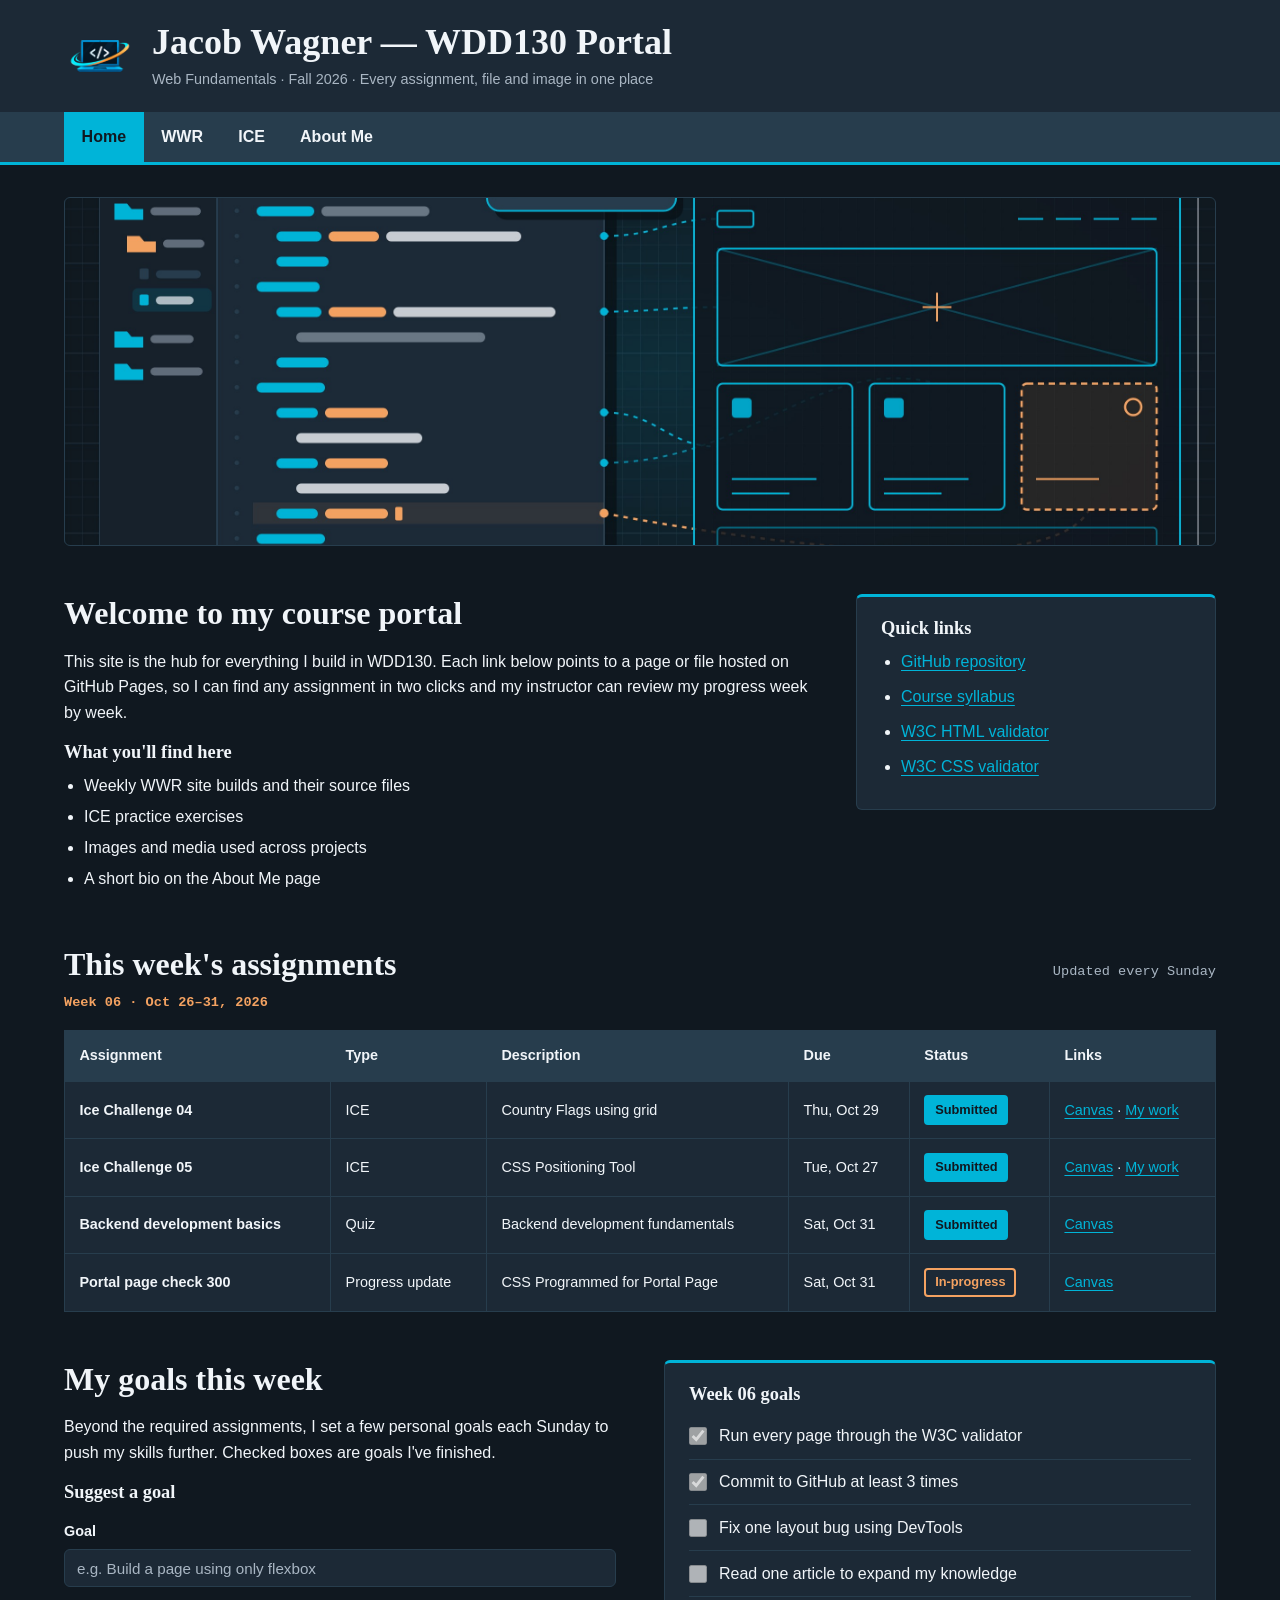
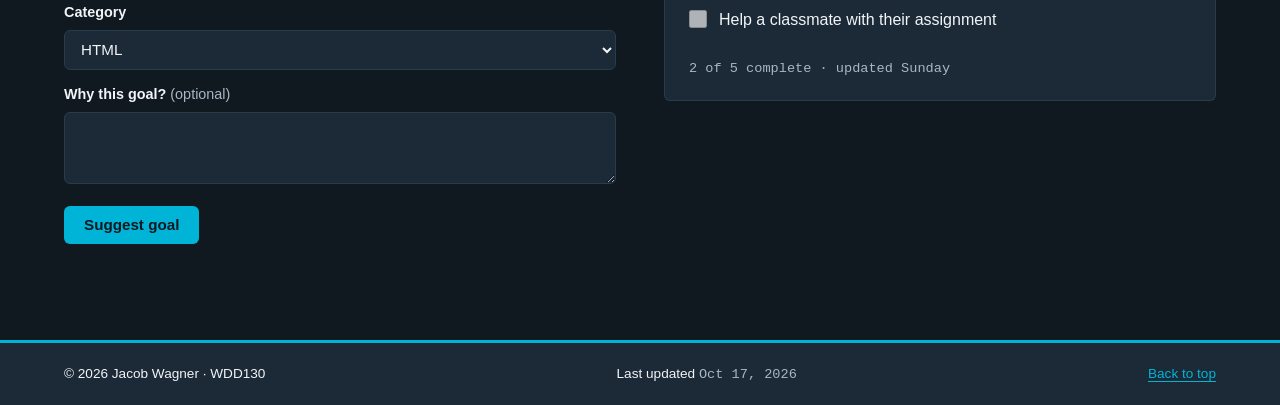
<file: index.html>
<!DOCTYPE html>
<html lang="en">
<head>
    <meta charset="UTF-8">
    <meta name="viewport" content="width=device-width, initial-scale=1.0">
    <meta name="description" content="Jacob Wagner's WDD130 course portal: every assignment, file and image in one place.">
    <meta name="author" content="Jacob Wagner">
    <title>WDD 130 Portal</title>
    <link rel="stylesheet" href="styles/styles.css">
</head>
<body id="top">
    <header>
        <img src="images/portal_logo_trans.png" alt="WDD130 Portal logo: laptop with code brackets" width="80" height="80">
        <div>
            <h1>Jacob Wagner &mdash; WDD130 Portal</h1>
            <p>Web Fundamentals &middot; Fall 2026 &middot; Every assignment, file and image in one place</p>
        </div>
        <nav>
            <a href="index.html" class="active">Home</a>
            <a href="https://mick-smitty21.github.io/wdd130/wwr/index.html" target="_blank">WWR</a>
            <a href="ice.html">ICE</a>
            <a href="about.html">About Me</a>
        </nav>
    </header>

    <main>
        <!-- MAIN · HERO IMAGE -->
        <section id="hero">
            <img src="images/hero-img.jpg" alt="Desk with a laptop showing code on screen" width="1120" height="340">
        </section>

        <!-- MAIN · WELCOME + QUICK LINKS -->
        <section id="welcome">
            <div>
                <h2>Welcome to my course portal</h2>
                <p>This site is the hub for everything I build in WDD130. Each link below points to a page or file hosted on GitHub Pages, so I can find any assignment in two clicks and my instructor can review my progress week by week.</p>
                <h3>What you'll find here</h3>
                <ul>
                    <li>Weekly WWR site builds and their source files</li>
                    <li>ICE practice exercises</li>
                    <li>Images and media used across projects</li>
                    <li>A short bio on the About Me page</li>
                </ul>
            </div>
            <aside>
                <h3>Quick links</h3>
                <ul>
                    <li><a href="https://github.com/mick-smitty21/wdd130" target="_blank">GitHub repository</a></li>
                    <li><a href="https://byui.instructure.com/courses/427394/assignments/syllabus" target="_blank">Course syllabus</a></li>
                    <li><a href="https://validator.w3.org/" target="_blank">W3C HTML validator</a></li>
                    <li><a href="https://jigsaw.w3.org/css-validator/" target="_blank">W3C CSS validator</a></li>
                </ul>
            </aside>
        </section>

        <!-- MAIN · WEEKLY TRACKER -->
        <section id="tracker">
            <h2>This week's assignments</h2>
            <p class="updated">Updated every Sunday</p>
            <p class="week-label">Week 06 &middot; Oct 26&ndash;31, 2026</p>
            <table>
                <thead>
                    <tr>
                        <th scope="col">Assignment</th>
                        <th scope="col">Type</th>
                        <th scope="col">Description</th>
                        <th scope="col">Due</th>
                        <th scope="col">Status</th>
                        <th scope="col">Links</th>
                    </tr>
                </thead>
                <tbody>
                    <tr>
                        <th scope="row">Ice Challenge 04</th>
                        <td>ICE</td>
                        <td>Country Flags using grid</td>
                        <td>Thu, Oct 29</td>
                        <td><span class="status submitted">Submitted</span></td>
                        <td><a href="https://byui.instructure.com/courses/427394/assignments/17210937" target="_blank">Canvas</a> &middot; <a href="https://mick-smitty21.github.io/wdd130/ice/country_flags/grid_flags/flags.html" target="_blank">My work</a></td>
                    </tr>
                    <tr>
                        <th scope="row">Ice Challenge 05</th>
                        <td>ICE</td>
                        <td>CSS Positioning Tool</td>
                        <td>Tue, Oct 27</td>
                        <td><span class="status submitted">Submitted</span></td>
                        <td><a href="https://byui.instructure.com/courses/427394/assignments/17210935" target="_blank">Canvas</a> &middot; <a href="https://mick-smitty21.github.io/wdd130/ice/positioning/positioning.html" target="_blank">My work</a></td>
                    </tr>
                    <tr>
                        <th scope="row">Backend development basics</th>
                        <td>Quiz</td>
                        <td>Backend development fundamentals</td>
                        <td>Sat, Oct 31</td>
                        <td><span class="status submitted">Submitted</span></td>
                        <td><a href="https://byui.instructure.com/courses/427394/quizzes/6020765" target="_blank">Canvas</a></td>
                    </tr>
                    <tr>
                        <th scope="row">Portal page check 300</th>
                        <td>Progress update</td>
                        <td>CSS Programmed for Portal Page</td>
                        <td>Sat, Oct 31</td>
                        <td><span class="status in-progress">In-progress</span></td>
                        <td><a href="https://byui.instructure.com/courses/427394/assignments/17210939" target="_blank">Canvas</a></td>
                    </tr>
                </tbody>
            </table>
        </section>

        <!-- MAIN · WEEKLY GOALS -->
        <section id="goals">
            <div>
                <h2>My goals this week</h2>
                <p>Beyond the required assignments, I set a few personal goals each Sunday to push my skills further. Checked boxes are goals I've finished.</p>
                <h3>Suggest a goal</h3>
                <form action="#" method="get" id="goal-form">
                    <label for="goal-text">Goal</label>
                    <input type="text" id="goal-text" name="goal" placeholder="e.g. Build a page using only flexbox" required>

                    <label for="goal-category">Category</label>
                    <select id="goal-category" name="category">
                        <option value="html">HTML</option>
                        <option value="css">CSS</option>
                        <option value="git">Git &amp; GitHub</option>
                        <option value="accessibility">Accessibility</option>
                        <option value="other">Other</option>
                    </select>

                    <label for="goal-reason">Why this goal? <span class="optional">(optional)</span></label>
                    <textarea id="goal-reason" name="reason" rows="3"></textarea>

                    <button type="submit">Suggest goal</button>
                </form>
            </div>
            <aside>
                <h3>Week 06 goals</h3>
                <ul>
                    <li><label><input type="checkbox" checked disabled> Run every page through the W3C validator</label></li>
                    <li><label><input type="checkbox" checked disabled> Commit to GitHub at least 3 times</label></li>
                    <li><label><input type="checkbox" disabled> Fix one layout bug using DevTools</label></li>
                    <li><label><input type="checkbox" disabled> Read one article to expand my knowledge</label></li>
                    <li><label><input type="checkbox" disabled> Help a classmate with their assignment</label></li>
                </ul>
                <p class="week-label">2 of 5 complete &middot; updated Sunday</p>
            </aside>
        </section>
    </main>

    <footer>
        <p>&copy; 2026 Jacob Wagner &middot; WDD130</p>
        <p>Last updated <span class="week-label">Oct 17, 2026</span></p>
        <p><a href="#top">Back to top</a></p>
    </footer>
</body>
</html>
</file>
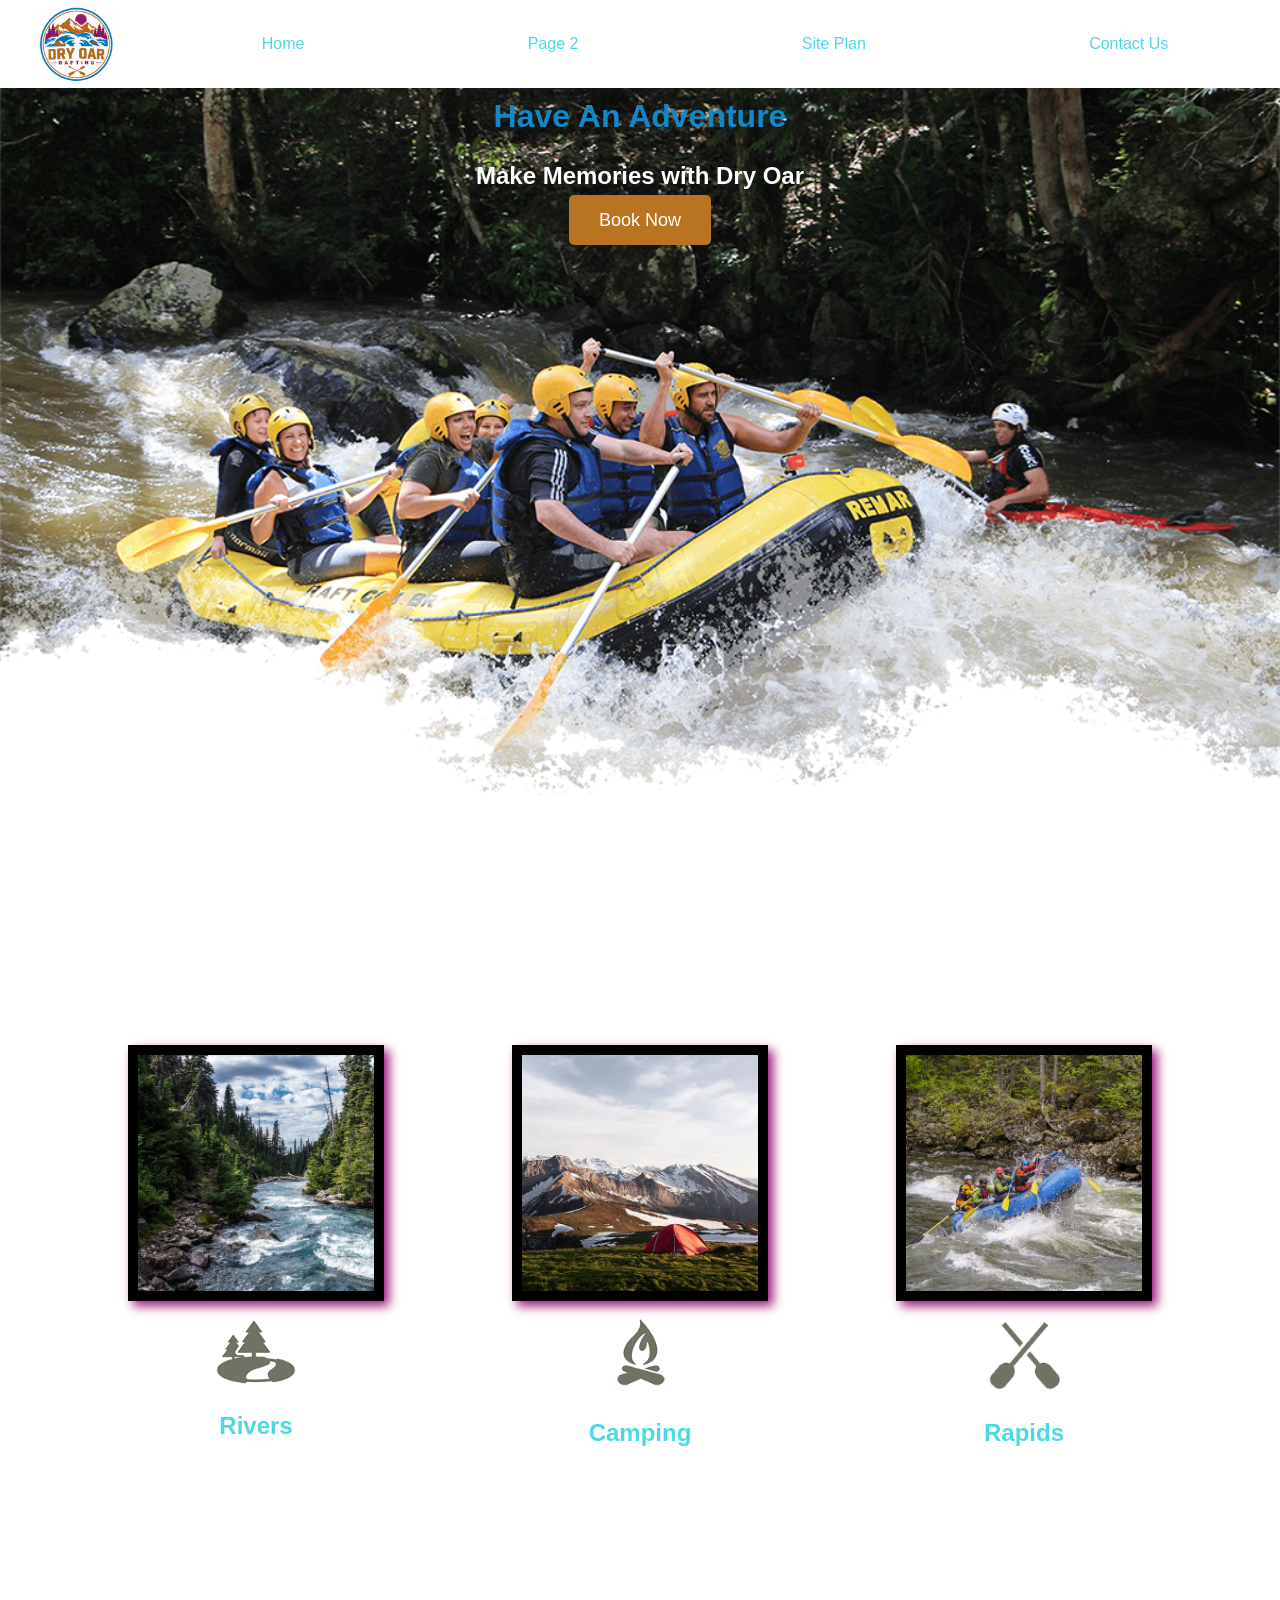
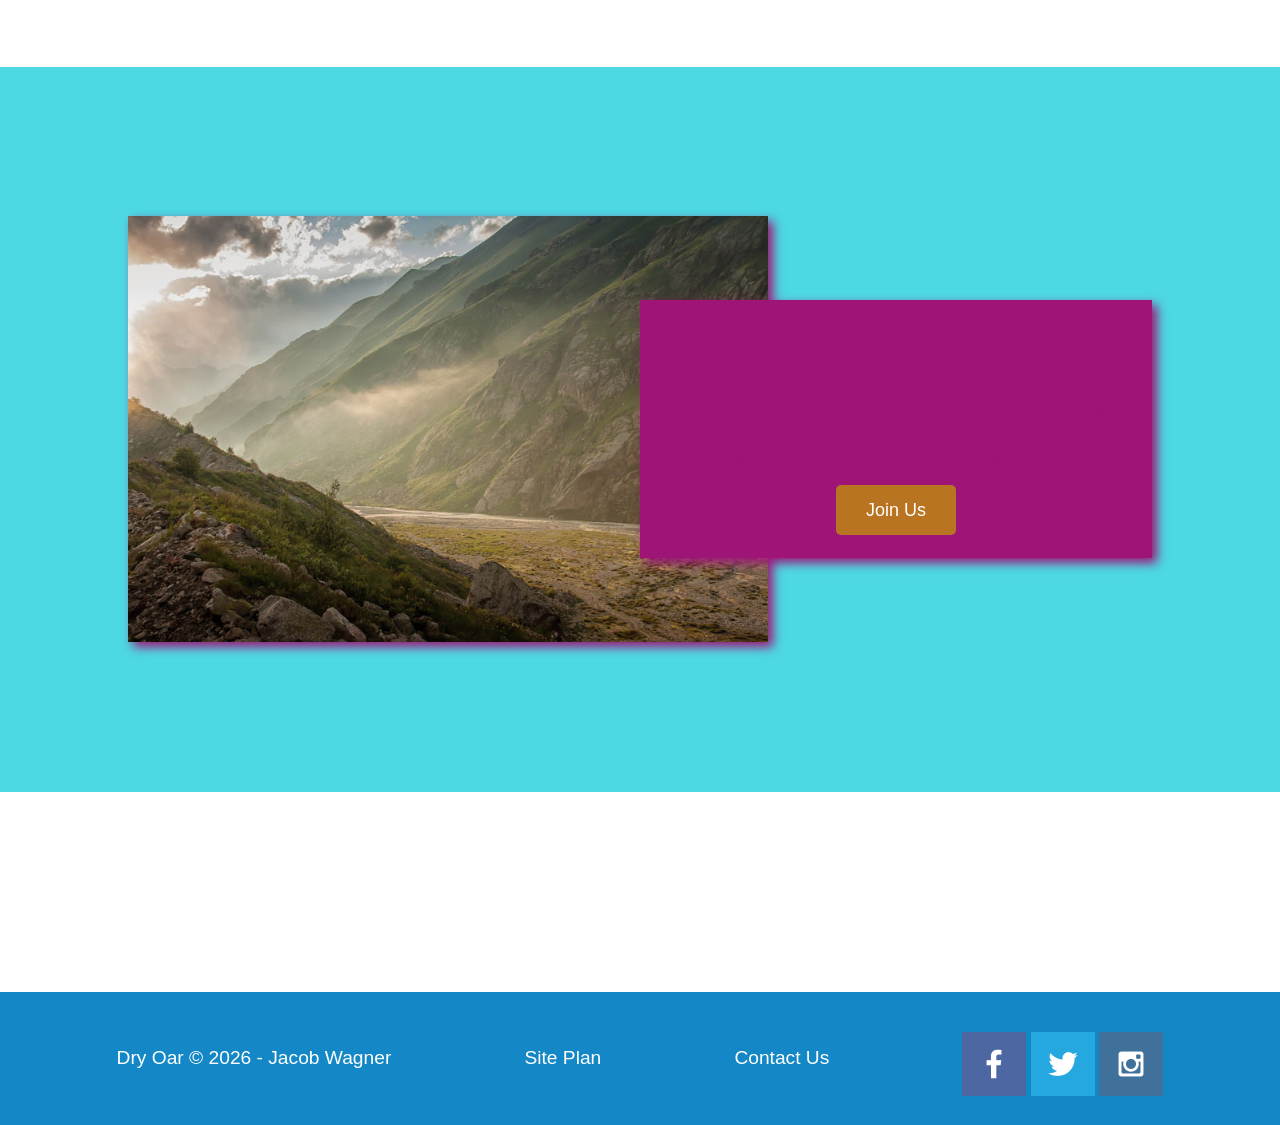
<file: wwr/index.html>
<!DOCTYPE html>
<html lang="en">
<head>
    <link rel="stylesheet" href="styles/styles.css">
    <meta charset="UTF-8">
    <meta name="viewport" content="width=device-width, initial-scale=1.0">
    <title>Whitewater Rafting Vacations | Dry Oar Boating | Home</title>
</head>
<body>
    <div id="content">
        <header>
            <a id="logo_link" href="index.html">
                <img class="logo" src="images/logo.png" alt="Dry Oar Logo">
            </a>
            <nav>
                <a href="index.html">Home</a>
                <a href="#">Page 2</a>
                <a href="site-plan-rafting.html">Site Plan</a>
                <a href="contactus.html">Contact Us</a>
            </nav>
        </header>
        <div id="hero">
            <div id="hero-box">
                <img id="hero-img" src="images/hero.png" alt="People enjoying white water rafting">
            </div>
            <section id="hero-msg">
                <h1 class="home-title">Have An Adventure</h1>
                <h2>Make Memories with Dry Oar </h2>
                <div class='button-box'>
                    <a class='book' href="contactus.html">Book Now</a>
                </div>
            </section>
        </div>
        <main class="home-grid">
            <section class="rivers-card">
                <img class="card-img" src="images/rivers.jpg" alt="river in forest">
                <img class="icon" src="images/river_icon.png" alt="river icon">
                <h2>Rivers</h2>
            </section>
            <section class="camping-card">
                <img class="card-img" src="images/camping.jpg" alt="tent in mountains">
                <img class="icon" src="images/fire_icon.png" alt="fire icon">
                <h2>Camping</h2>
            </section>
            <section class="rapids-card">
                <img class="card-img" src="images/rapids.jpg" alt="rafting boat">
                <img class="icon" src="images/oars.png" alt="oars icon">
                <h2>Rapids</h2>
            </section>
            <div id="background"></div>
            <img class="mountains" src="images/mountains.jpg" alt="Misty mountains">
            <section class="msg">
                <h2>More Than Just The Thrill</h2>
                <p>Enjoy the breathtaking scenery. From valleys, meadows, canyons, and high peaks; it's way more than just the rapids. It's a great way to get away from it all and relax amongst all the beauty of the great outdoors. </p>
                <a class='join' href="rivers.html">Join Us</a>
            </section>
        </main>
        <footer>
            <p>Dry Oar &copy; 2026 - Jacob Wagner</p>
            <p><a href="site-plan-rafting.html">Site Plan</a></p>
            <p><a href="contactus.html">Contact Us</a></p>
            <div class="social">
                <a href="https://facebook.com" target="_blank">
                    <img src="images/facebook.png" alt="fb icon">
                </a>
                <a href="https://twitter.com" target="_blank">
                    <img src="images/twitter.png" alt="twitter icon">
                </a>
                <a href="https://instagram.com" target="_blank">
                    <img src="images/instagram.png" alt="instagram icon">
                </a>
            </div>
        </footer>
    </div>
</body>
</html>
</file>
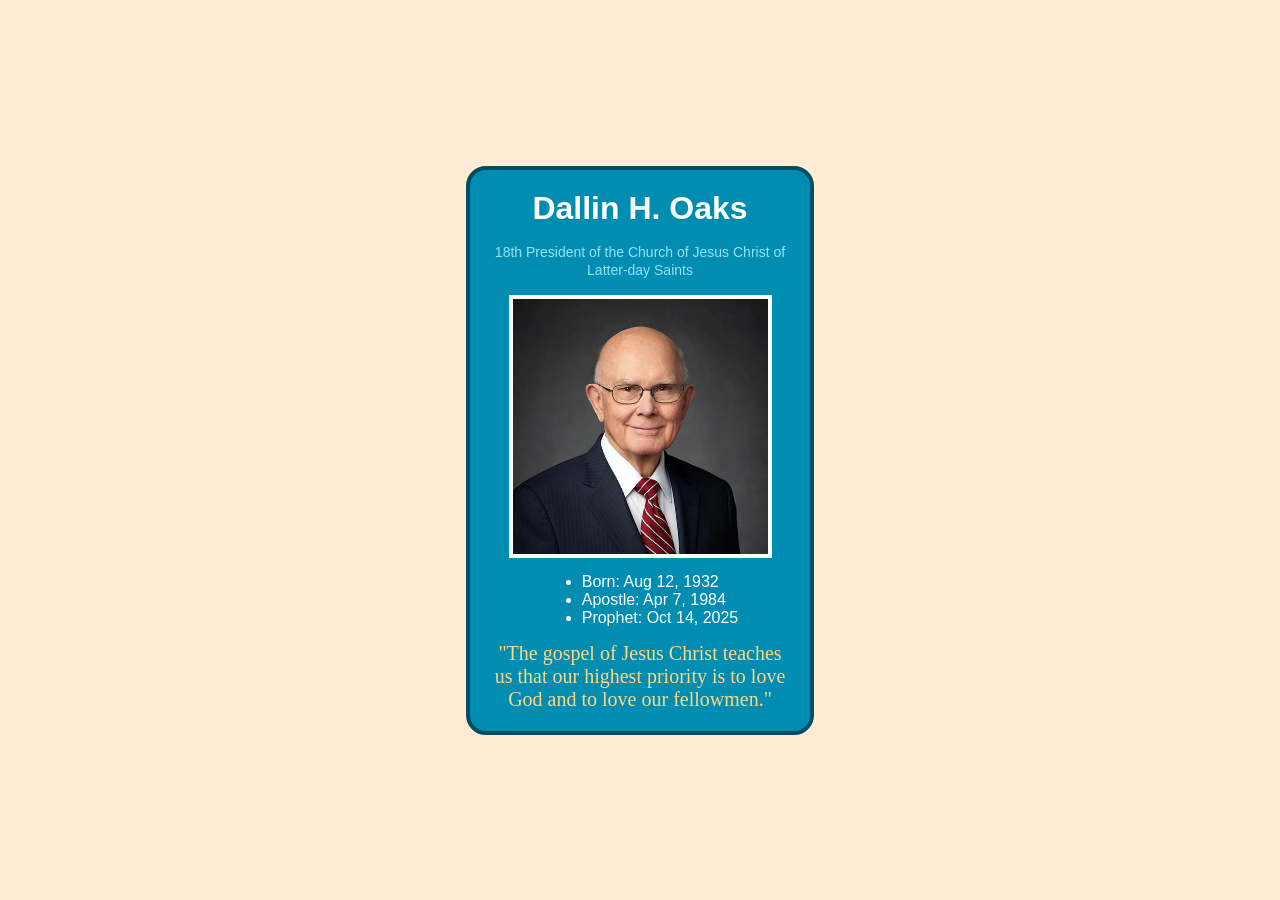
<file: ice/prophets_card/index.html>
<!DOCTYPE html>
<html lang="en">
<head>
    <meta charset="UTF-8">
    <meta name="viewport" content="width=device-width, initial-scale=1.0">
    <title>Prophets Card</title>
    <link href="styles/styles.css" rel="stylesheet">
</head>
<body>
    <div id="card">
        <h1>Dallin H. Oaks</h1>
        <p class="subtitle">
            <a href="https://www.churchofjesuschrist.org">18th President of the Church of Jesus Christ of Latter-day Saints</a>
        </p>
        <img src="images/dallin_oaks.jpg" alt="Dallin H. Oaks">
        <ul>
            <li>Born: Aug 12, 1932</li>
            <li>Apostle: Apr 7, 1984</li>
            <li>Prophet: Oct 14, 2025</li>
        </ul>
        <p class="quote">"The gospel of Jesus Christ teaches us that our highest priority is to love God and to love our fellowmen."</p>
    </div>
</body>
</html>
</file>
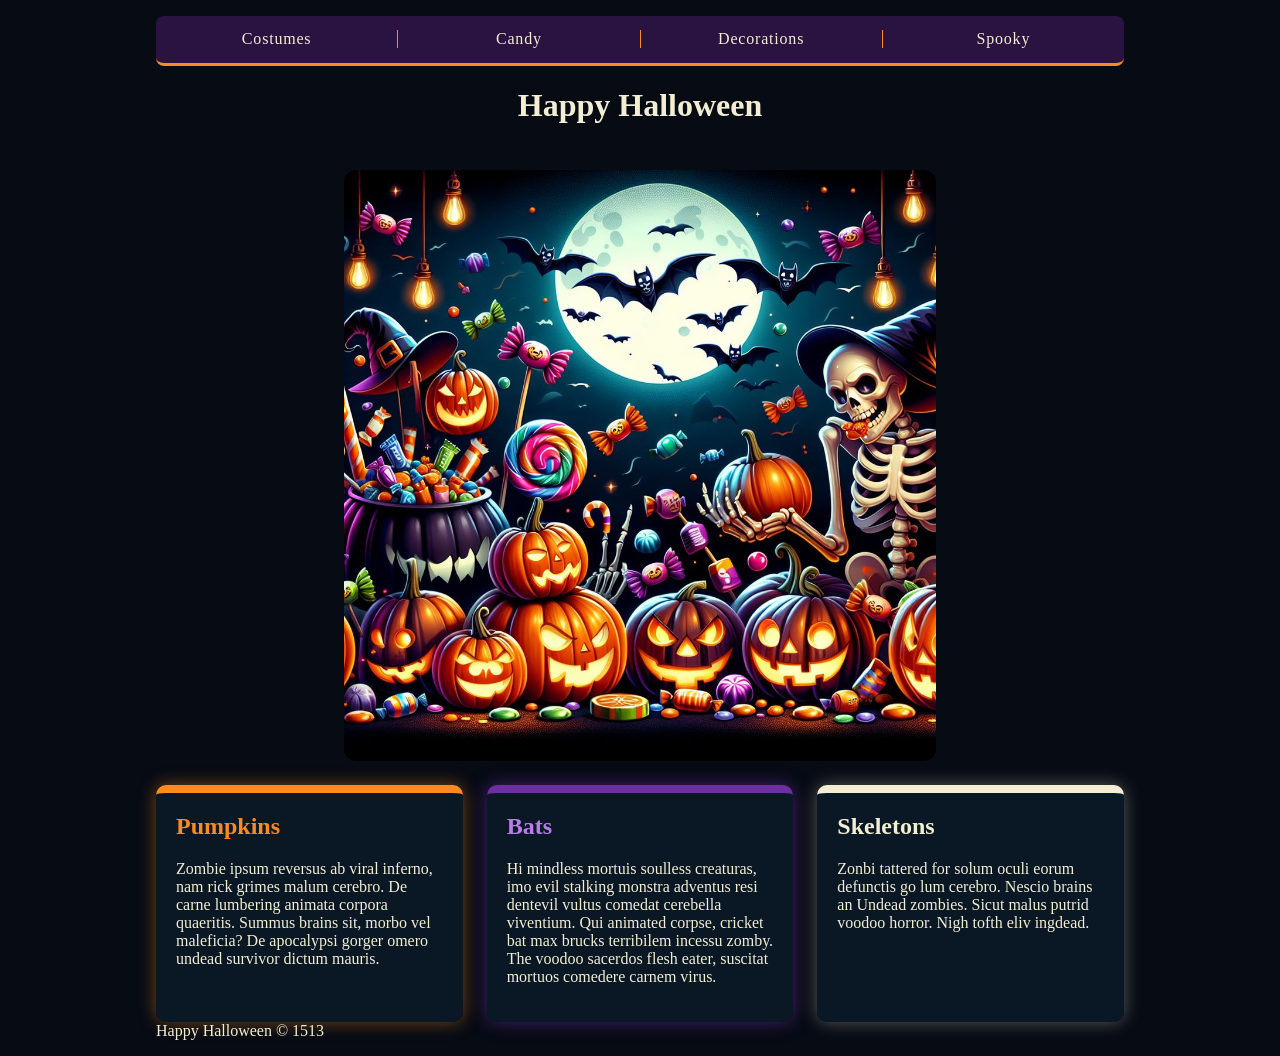
<file: ice/halloween/halloween/index.html>
<!-- For this activity you are not allowed to change
 the HTML code, only the CSS -->

<!DOCTYPE html>
<html lang="en">

<head>
    <meta charset="UTF-8">
    <meta name="viewport" content="width=device-width, initial-scale=1.0">
    <title>Document</title>
    <link rel="stylesheet" href="styles/styles.css">
</head>

<body>
    <div id="wrapper">
        <header>
            <nav>
                <ul>
                    <li>Costumes</li>
                    <li>Candy</li>
                    <li>Decorations</li>
                    <li>Spooky</li>
                </ul>
            </nav>
        </header>
        <main>
            <h1>Happy Halloween</h1>
            <img src="images/halloween.png">
            <section>
                <h2>Pumpkins</h2>
                <p>Zombie ipsum reversus ab viral inferno, nam rick grimes
                    malum cerebro. De carne lumbering animata corpora quaeritis.
                    Summus brains sit​​, morbo vel maleficia? De apocalypsi gorger
                    omero undead survivor dictum mauris. </p>
            </section>
            <section>
                <h2>Bats</h2>
                <p>Hi mindless mortuis soulless
                    creaturas, imo evil stalking monstra adventus resi dentevil vultus
                    comedat cerebella viventium. Qui animated corpse, cricket bat max
                    brucks terribilem incessu zomby. The voodoo sacerdos flesh eater,
                    suscitat mortuos comedere carnem virus.</p>
            </section>
            <section>
                <h2>Skeletons</h2>
                <p>Zonbi tattered for solum oculi
                    eorum defunctis go lum cerebro. Nescio brains an Undead zombies. Sicut
                    malus putrid voodoo horror. Nigh tofth eliv ingdead.</p>
            </section>
        </main>
        <footer>
            Happy Halloween &copy; 1513
        </footer>
    </div>
</body>

</html>
</file>
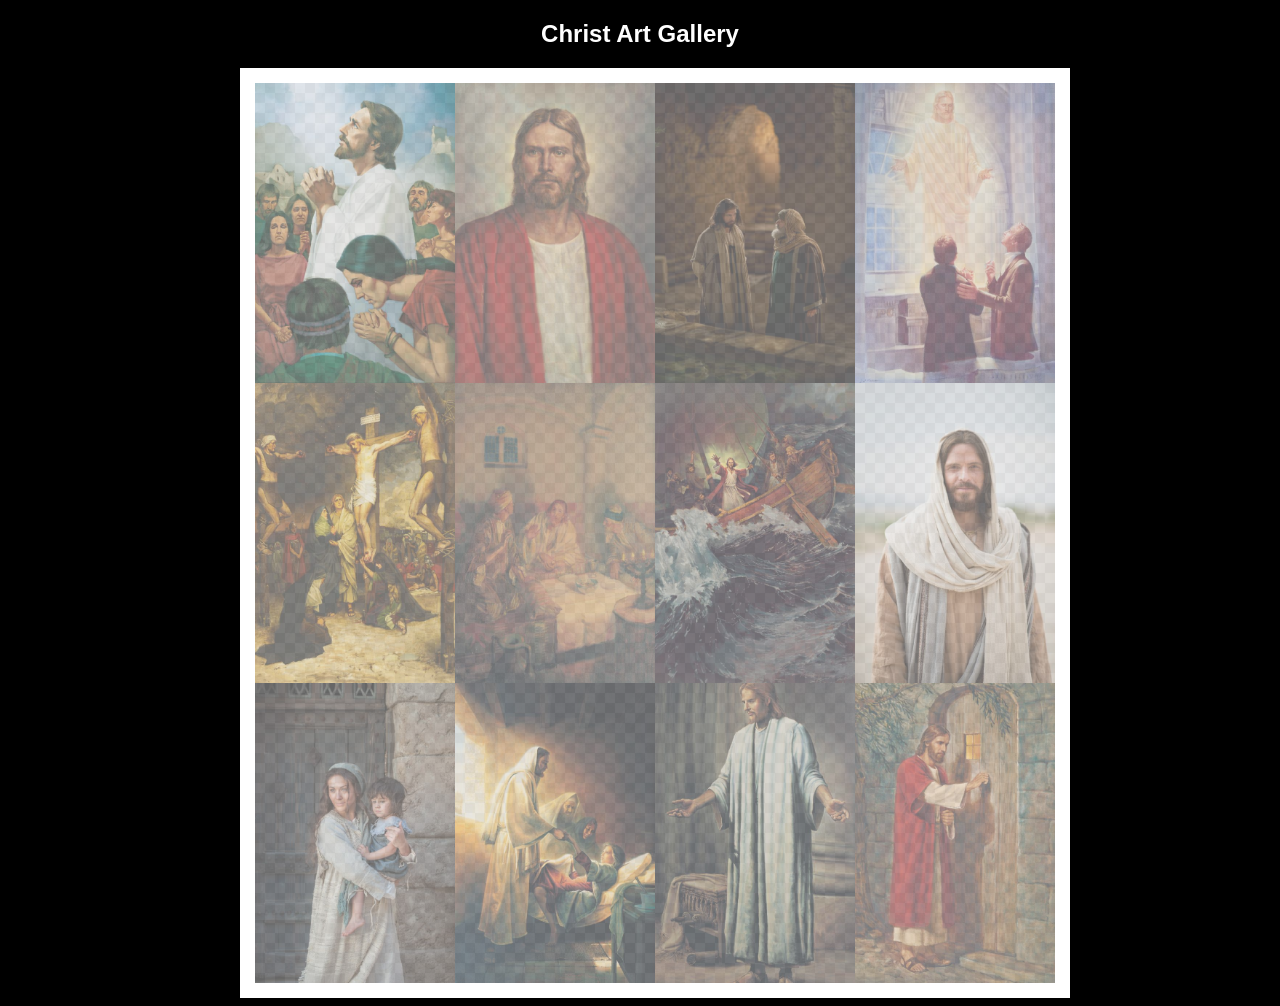
<file: ice/gallery/gallery.html>
<!DOCTYPE html>
<html lang="en">
<head>
    <meta charset="UTF-8">
    <meta name="viewport" content="width=device-width, initial-scale=1.0">
    <title>Images of Christ</title>
    <link rel="stylesheet" href="styles.css">
</head>
<body>
    <div id="wrapper">
        <nav>
            <h1>Christ Art Gallery</h1>
        </nav>
        <main>
            <div id="gallery">
                <a href="images/big/img1.png"><img src="images/small/img1.jpg" alt="huge file size" ></a>
                <a href="images/big/img2.png"><img src="images/small/img2.jpg" alt="huge file size" ></a>
                <a href="images/big/img3.png"><img src="images/small/img3.jpg" alt="huge file size" ></a>
                <a href="images/big/img4.png"><img src="images/small/img4.jpg" alt="huge file size" ></a>
                <a href="images/big/img5.png"><img src="images/small/img5.jpg" alt="huge file size" ></a>
                <a href="images/big/img6.png"><img src="images/small/img6.jpg" alt="huge file size" ></a>
                <a href="images/big/img7.png"><img src="images/small/img7.jpg" alt="huge file size" ></a>
                <a href="images/big/img8.png"><img src="images/small/img8.jpg" alt="huge file size" ></a>
                <a href="images/big/img9.png"><img src="images/small/img9.jpg" alt="huge file size" ></a>
                <a href="images/big/img10.png"><img src="images/small/img10.jpg" alt="huge file size" ></a>
                <a href="images/big/img11.png"><img src="images/small/img11.jpg" alt="huge file size" ></a>
                <a href="images/big/img12.png"><img src="images/small/img12.jpg" alt="huge file size" ></a>
            </div>
        </main>
    </div>
</body>
</html>
</file>
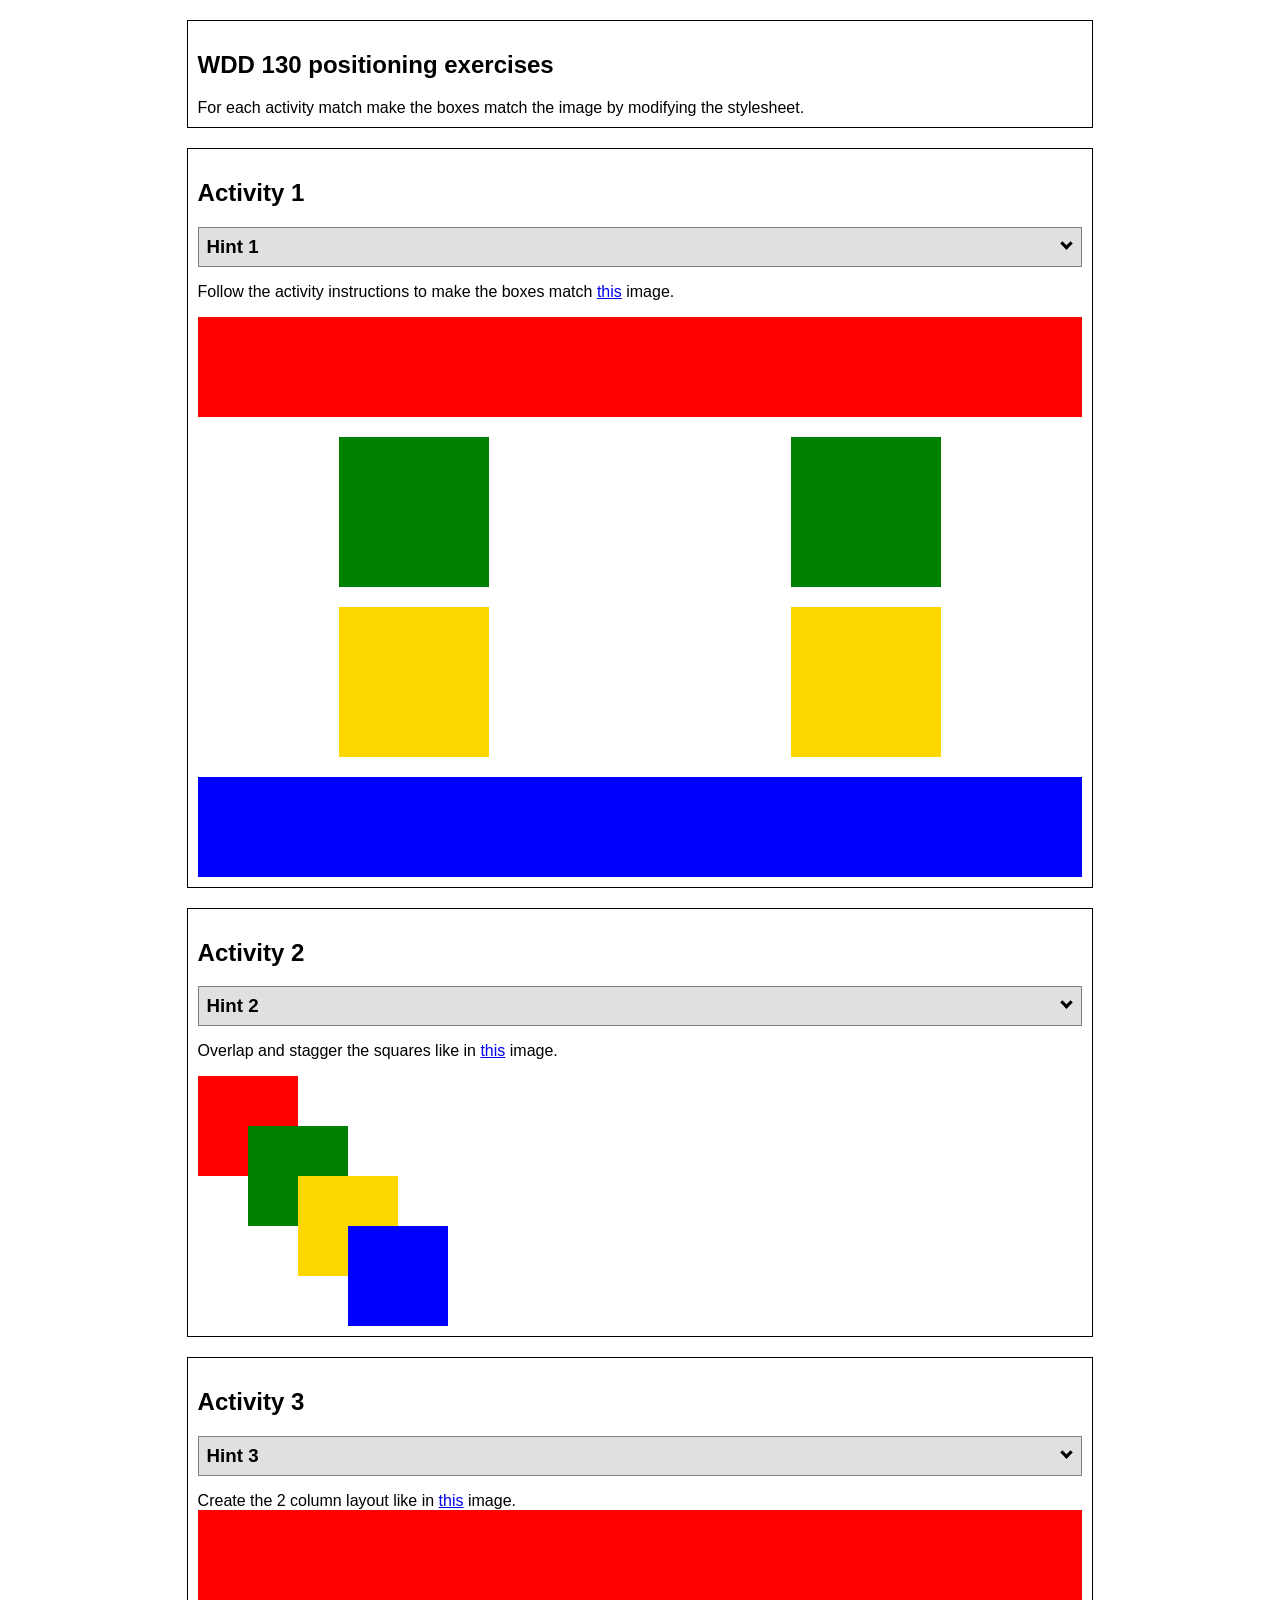
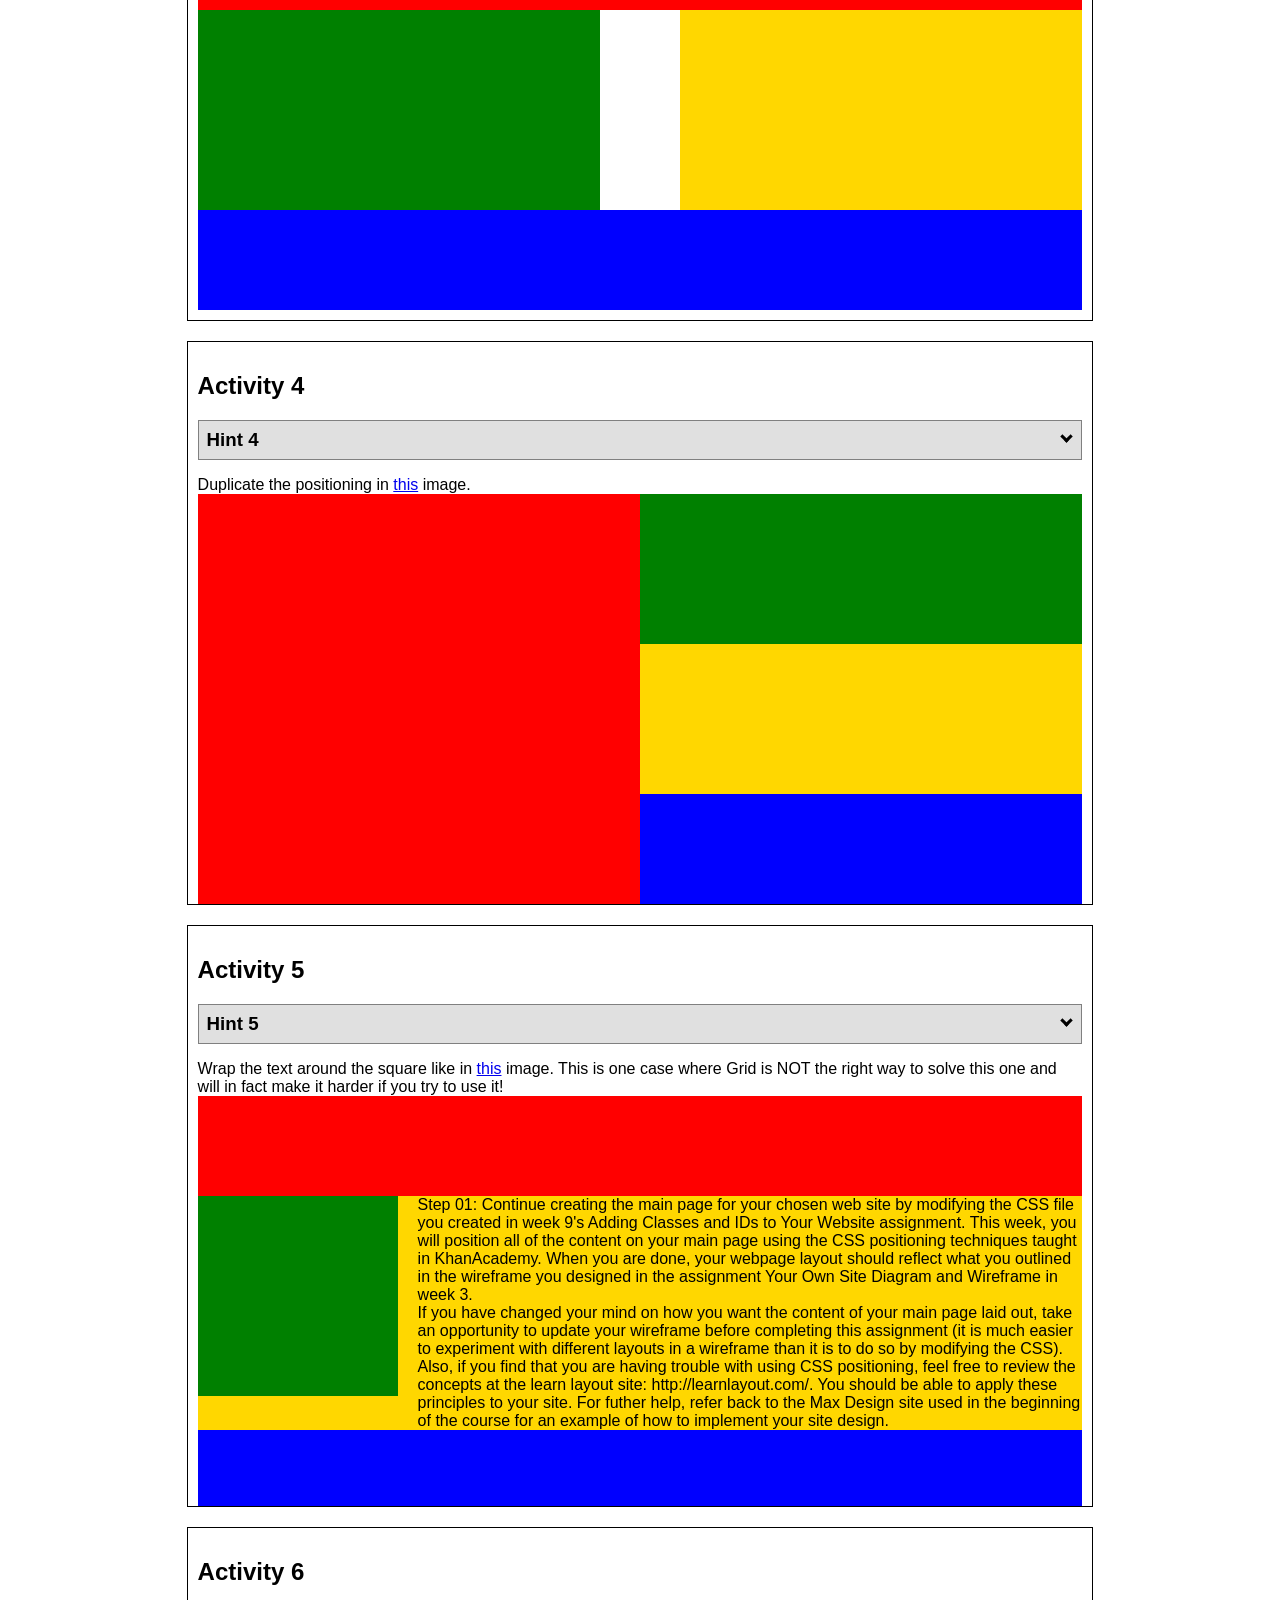
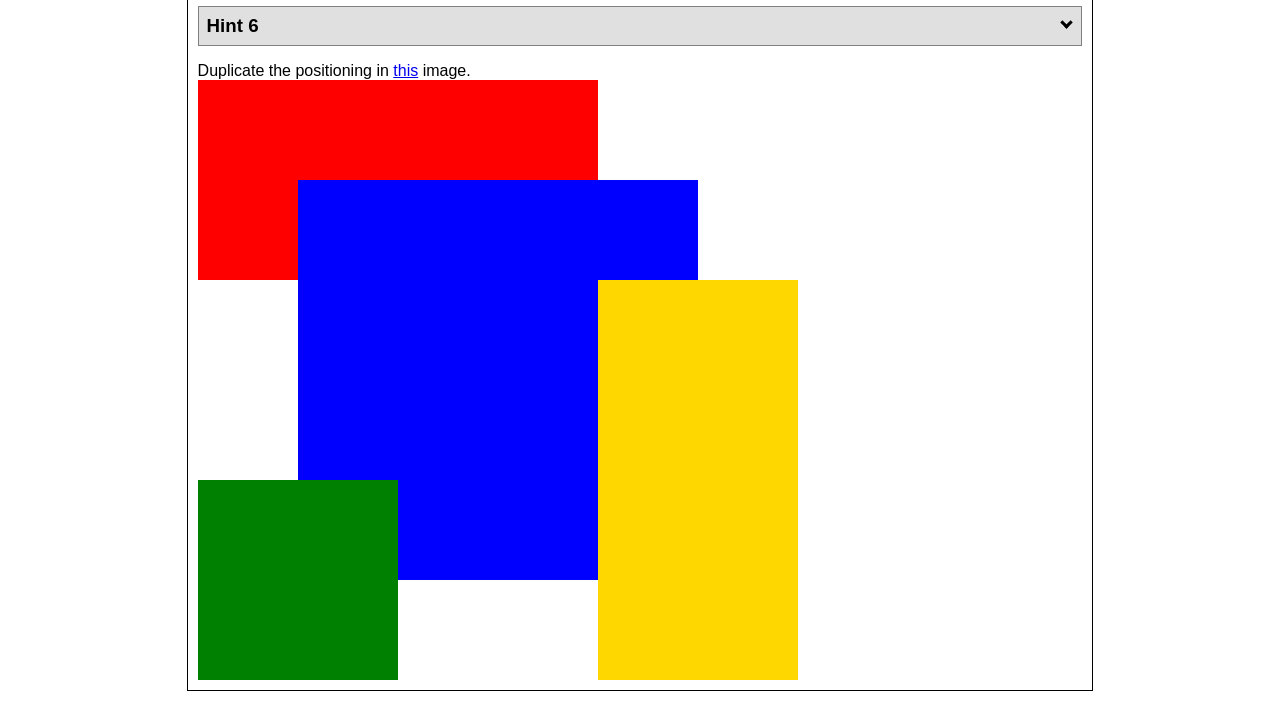
<file: ice/positioning/positioning.html>
<!DOCTYPE html>
<html lang="en">
  <head>
    <!-- HTML - Name: positioning.html -->
    <title>Positioning Activity</title>
    <link rel="stylesheet" type="text/css" href="positionstyles.css" />
  </head>
  <body>
    <div class="activity">
      <h2>WDD 130 positioning exercises</h2>
      For each activity match make the boxes match the image by modifying the stylesheet.</div>
    <div class="activity">
      <h2>Activity 1</h2>
      <section class="hint"><input type="checkbox" ><i></i> <h3>Hint 1</h3><div><p>Use the activity instructions for the firt activity</a></p></div></section>
      <p>Follow the activity instructions to make the boxes match  <a href="images/example1.png" target="_blank">this</a> image.</p>
      <div class="content1" >
        <div class="red1" ></div>
        <div class="green1" ></div>
        <div class="green1" ></div>
        <div class="yellow1"></div>
        <div class="yellow1"></div>
        <div class="blue1"></div>
      </div>
    </div>
    <div class="activity">
      <h2>Activity 2</h2>
      <section class="hint"><input type="checkbox" > <h3>Hint 2</h3><i></i><div>
      <ul>
      <li>grid-template-columns: 50px 50px 50px 50px 50px </li></ul></div></section>
      <p>Overlap and stagger the squares like in <a href="images/example2.png" target="_blank">this</a> image.</p>
      <div class="content2" >
        <div class="red2" ></div>
        <div class="green2" ></div>
        <div class="yellow2"></div>
        <div class="blue2"></div>
      </div>
    </div>
    <div class="activity">
      <h2>Activity 3</h2>
      <section class="hint"><input type="checkbox" > <h3>Hint 3</h3><i></i><div><p>This one is going to be best solved with CSS Grid. Remember to make the boxes the right width first...then start moving them around. </p><h4>Properties used:</h4><ul><li>display:grid;</li><li>grid-template-columns:</li><li>grid-column-gap:</li>
        <li>grid-column:</li>  </ul></div></section>
      Create the 2 column layout like in <a href="images/example3.png" target="_blank">this</a>  image.
      <div class="content3" >
        <div class="red3" ></div>
        <div class="green3" ></div>
        <div class="yellow3"></div>
        <div class="blue3"></div>
      </div>
    </div>
    <div class="activity">
      <h2>Activity 4</h2>
      <section class="hint"><input type="checkbox" > <h3>Hint 4</h3><i></i><div><p>For the others we have been primarily concerned with width. For this one you will need to adjust height as well. </p><h4>Properties used:</h4><ul><li>display:grid;</li><li>grid-template-columns:</li><li>grid-row:</li></ul></div></section>
      Duplicate the positioning in <a href="images/example4.png" target="_blank">this</a> image. 
      <div class="content4" >
        <div class="red4" ></div>
        <div class="green4" ></div>
        <div class="yellow4"></div>
        <div class="blue4"></div>
      </div>
    </div>

    <div class="activity">
      <h2>Activity 5</h2>
      <section class="hint"><input type="checkbox" > <h3>Hint 5</h3><i></i><div><p>Grid is <strong>not</strong> the right way to do this.  In fact there is only one way to really do that...and that is with float. Remember that we float the thing we want the text to wrap around.  Also remember to start by making all the shapes the right size and shape.</p><h4>Properties used:</h4><ul><li>float: left;</li></ul></div></section>
      Wrap the text around the square like in <a href="images/example5.png" target="_blank">this</a> image. This is one case where Grid is NOT the right way to solve this one and will in fact make it harder if you try to use it!
      <div class="content5" >
        <div class="red5" ></div>
        <div class="green5" ></div>
        <div class="yellow5">Step 01: Continue creating the main page for your chosen web site by modifying the CSS file you created in week 9's Adding Classes and IDs to Your Website assignment. This week, you will position all of the content on your main page using the CSS positioning techniques taught in KhanAcademy. When you are done, your webpage layout should reflect what you outlined in the wireframe you designed in the assignment Your Own Site Diagram and Wireframe in week 3. <br />
          If you have changed your mind on how you want the content of your main page laid out, take an opportunity to update your wireframe before completing this assignment (it is much easier to experiment with different layouts in a wireframe than it is to do so by modifying the CSS). Also, if you find that you are having trouble with using CSS positioning, feel free to review the concepts at the learn layout site: http://learnlayout.com/. You should be able to apply these principles to your site. For futher help, refer back to the Max Design site used in the beginning of the course for an example of how to implement your site design.</div>
        <div class="blue5"></div>
      </div>
    </div>
    <div class="activity">
      <h2>Activity 6</h2>
      <section class="hint"><input type="checkbox" > <h3>Hint 6</h3><i></i><div><p>This one is all about visualizing the grid behind the layout. If you are having a hard time doing that first: all the sizes are even multiples of 100, and second here is another example with the lines drawn: <a href="images/example6-hint.png" target="_blank">example 6 with lines</a>. For this one you will find it easiest if you use px for the column width. You can also use <kbd>z-index</kbd> to control the element layering.    </p><h4>Properties used:</h4><ul><li>display:grid;</li><li>grid-template-columns:</li><li>grid-column:</li><li>grid-row:</li><li><a href="https://www.w3schools.com/cssref/pr_pos_z-index.asp" target="_blank">z-index:</a></li></ul></div></section>
      Duplicate the positioning in <a href="images/example6.png" target="_blank">this</a> image.
      <div class="content6" >
        <div class="red6" ></div>
        <div class="green6" ></div>
        <div class="yellow6"></div>
        <div class="blue6"></div>
      </div>
    </div>
  </body>
</html>
</file>
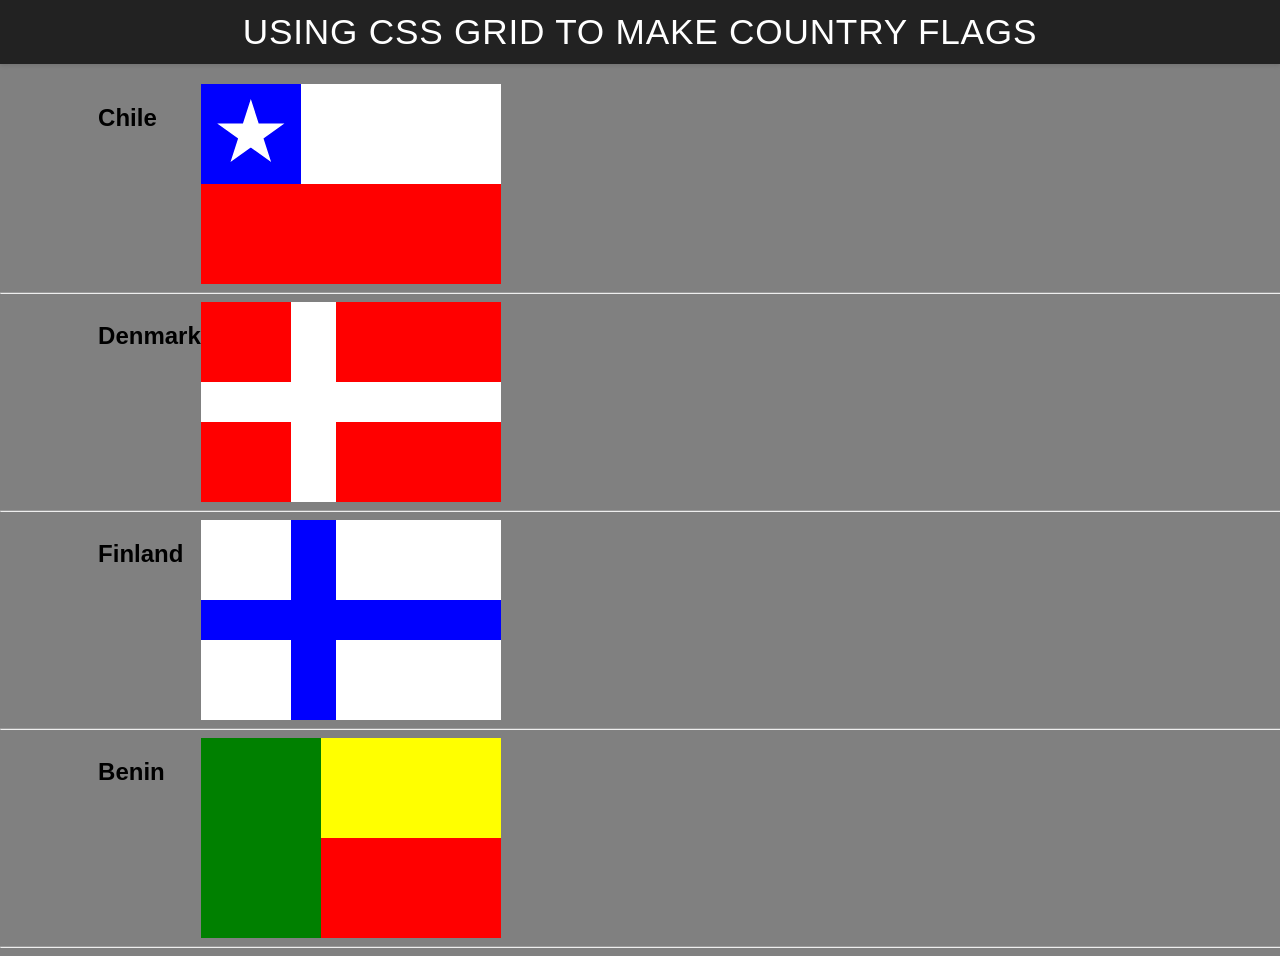
<file: ice/country_flags/grid_flags/flags.html>
<!DOCTYPE html>
<html lang="en">

<head>
    <meta charset="UTF-8">
    <meta name="viewport" content="width=device-width, initial-scale=1.0">
    <title>Flag</title>
    <link rel="stylesheet" href="styles.css">
</head>

<body>
    <header>
        <h1>Using CSS Grid to make Country Flags</h1>
    </header>
    <main>
        <h2>Chile</h2>
        <div id="chile">
            <div id="blue">
                <div class="star"></div>
            </div>
            <div id="white"></div>
            <div id="red"></div>
        </div>
        <hr>

        <h2>Denmark</h2>
        <div id="denmark">
            <div id="dred1"></div>
            <div id="dred2"></div>
            <div id="dred3"></div>
            <div id="dred4"></div>
        </div>
        <hr>

        <h2>Finland</h2>
        <div id="finland">
            <div id="fwhite1"></div>
            <div id="fwhite2"></div>
            <div id="fwhite3"></div>
            <div id="fwhite4"></div>
        </div>
        <hr>

        <h2>Benin</h2>
        <div id="benin">
            <div id="bgreen"></div>
            <div id="byellow"></div>
            <div id="bred"></div>
        </div>
        <hr>
    </main>
</body>

</html>
</file>
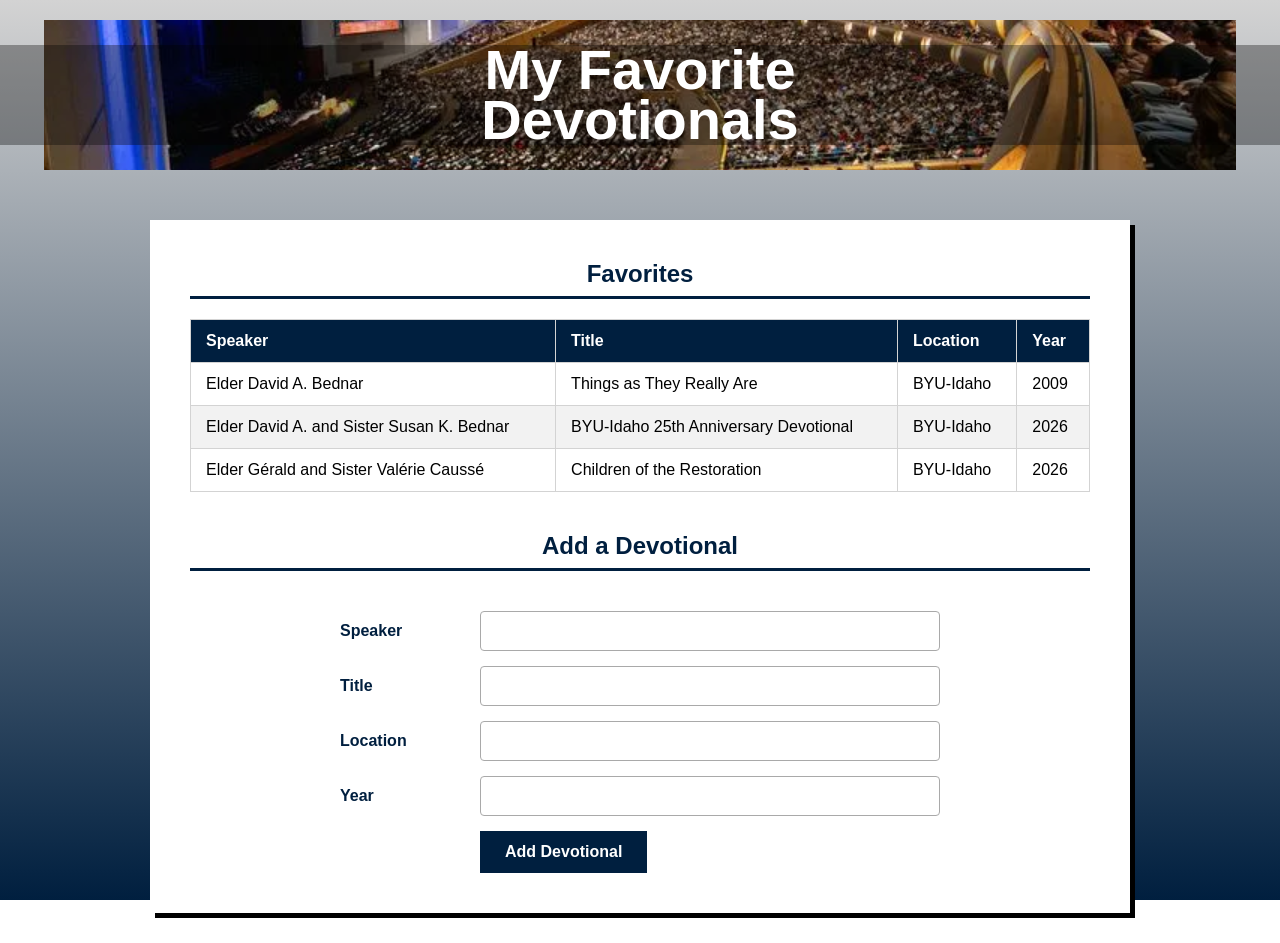
<file: ice/fav_devo/favorite_devo/favdevo.html>
<!DOCTYPE html>
<html lang="en">
<head>
  <meta charset="UTF-8" />
  <meta name="viewport" content="width=device-width, initial-scale=1.0"/>
  <title>My Favorite Devotionals</title>
  <link rel="stylesheet" href="styles/styles.css" />
</head>
<body>
  <div class="container">
    <header class="header">
      <div class="header-image">
        <h1>My Favorite<br>Devotionals</h1>
      </div>
    </header>
    <main>
      <div class="content-box">
        <h2>Favorites</h2>
        <table class="devo-table">
          <thead>
            <tr>
              <th>Speaker</th>
              <th>Title</th>
              <th>Location</th>
              <th>Year</th>
            </tr>
          </thead>
          <tbody>
            <tr>
              <td>Elder David A. Bednar</td>
              <td>Things as They Really Are</td>
              <td>BYU-Idaho</td>
              <td>2009</td>
            </tr>
            <tr>
              <td>Elder David A. and Sister Susan K. Bednar</td>
              <td>BYU-Idaho 25th Anniversary Devotional</td>
              <td>BYU-Idaho</td>
              <td>2026</td>
            </tr>
            <tr>
              <td>Elder G&eacute;rald and Sister Val&eacute;rie Causs&eacute;</td>
              <td>Children of the Restoration</td>
              <td>BYU-Idaho</td>
              <td>2026</td>
            </tr>
          </tbody>
        </table>

        <h2>Add a Devotional</h2>
        <form class="devo-form">
          <label for="speaker">Speaker</label>
          <input type="text" id="speaker" name="speaker">

          <label for="title">Title</label>
          <input type="text" id="title" name="title">

          <label for="location">Location</label>
          <input type="text" id="location" name="location">

          <label for="year">Year</label>
          <input type="text" id="year" name="year">

          <button type="button">Add Devotional</button>
        </form>
      </div>
    </main>
  </div>
</body>
</html>
</file>
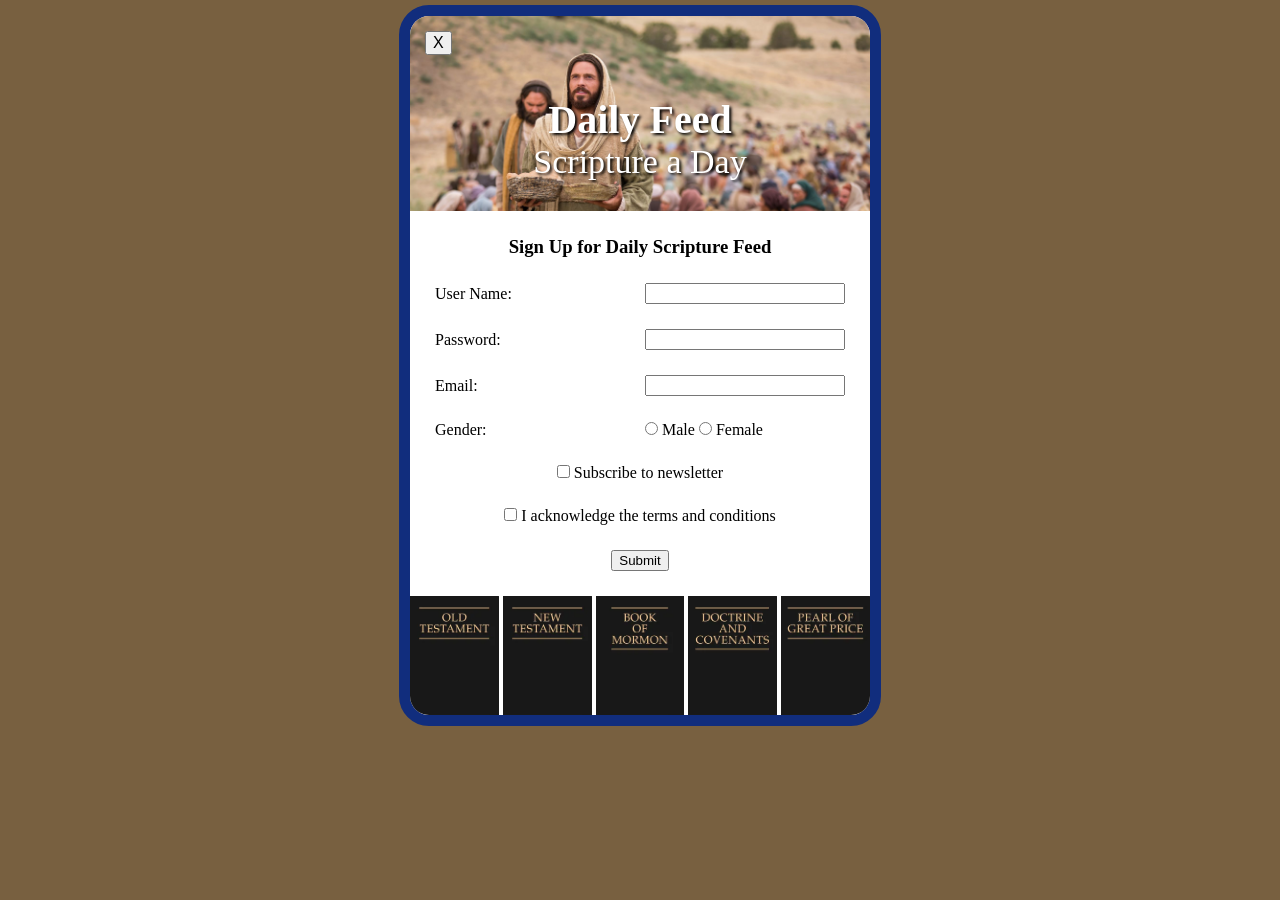
<file: ice/signup/signup/signup.html>
<!DOCTYPE html>
<html lang="en">

<head>
    <meta charset="UTF-8">
    <meta name="viewport" content="width=device-width, initial-scale=1.0">
    <title>Daily Feed Sign Up</title>

    <style>
        * {
            margin: 0;
        }

        body {
            background: rgb(120, 96, 64);
        }

        #formContainer {
            width: 460px;
            margin: 5px auto;
            background-color: white;
            border: 11px solid rgb(17, 45, 125);
            border-radius: 30px;
            overflow: hidden;
            position: relative;
        }

        header {
            display: grid;
        }

        header img,
        .title {
            grid-row: 1;
            grid-column: 1;
        }

        header img {
            width: 100%;
            height: 195px;
            object-fit: cover;
            object-position: top;
        }

        .title {
            margin-top: 80px;
            color: white;
            text-align: center;
            text-shadow: 2px 2px 3px black;
        }

        h1 {
            font-size: 40px;
        }

        h2 {
            font-size: 34px;
            font-weight: normal;
        }

        #closeBtn {
            position: absolute;
            top: 15px;
            left: 15px;
            font-size: 16px;
        }

        h3 {
            text-align: center;
            margin: 25px;
        }

        #myForm {
            display: grid;
            grid-template-columns: 1fr 200px;
            gap: 25px;
            align-items: center;
            padding: 0 25px 25px 25px;
        }

        section {
            grid-column: span 2;
            text-align: center;
        }

        footer {
            display: grid;
            grid-template-columns: 1fr 1fr 1fr 1fr 1fr;
            gap: 4px;
        }

        footer img {
            width: 100%;
            display: block;
        }
    </style>




</head>

<body>
    <div id="formContainer">
        <header>
            <img src="images/jesus_feeds_5000.jpeg" alt="Jesus feeding the five thousand">
            <div class="title">
                <h1>Daily Feed</h1>
                <h2>Scripture a Day</h2>
            </div>
        </header>
        <h3>Sign Up for Daily Scripture Feed</h3>
        <form id="myForm">
            <button type="button" id="closeBtn">X</button>
            <label for="username">User Name:</label>
            <input type="text" id="username" name="username" required>

            <label for="password">Password:</label>
            <input type="password" id="password" name="password" required>

            <label for="email">Email:</label>
            <input type="email" id="email" name="email" required>

            <label>Gender:</label>
            <div>
                <input type="radio" id="male" name="gender" value="male" required>
                <label for="male">Male</label>
                <input type="radio" id="female" name="gender" value="female" required>
                <label for="female">Female</label>
            </div>

            <section>
                <input type="checkbox" id="newsletter" name="newsletter">
                <label for="newsletter">Subscribe to newsletter</label>
            </section>

            <section>
                <input type="checkbox" id="conditions" name="conditions" required>
                <label for="conditions">I acknowledge the terms and conditions</label>
            </section>

            <section>
                <button type="submit">Submit</button>
            </section>
        </form>
        <footer>
            <img src="images/old_testament.webp" alt="Old Testament">
            <img src="images/new_testament.webp" alt="New Testament">
            <img src="images/book_of_mormon.webp" alt="Book of Mormon">
            <img src="images/doctrine_and_covenants.webp" alt="Doctrine and Covenants">
            <img src="images/pearl_of_great_price.webp" alt="Pearl of Great Price">
        </footer>
    </div>

    <div id="output"></div>

    <script>
        // Here is some Javascript to start looking forward to wdd131
        document.getElementById("closeBtn").addEventListener("click", function () {
            document.getElementById("formContainer").style.display = "none";
         });
        const form = document.getElementById('myForm');
        const output = document.getElementById('output');

        form.addEventListener('submit', function (event) {
            event.preventDefault(); // Stop form from actually submitting

            const formData = new FormData(form);
            const entries = [];

            for (const [key, value] of formData.entries()) {
                if (key == "password") {
                    entries.push(`<strong>${key}</strong>: ${value} (you should probably encrypt the password)`);
                } else {
                    entries.push(`<strong>${key}</strong>: ${value}`);
                }
            }

            output.innerHTML = `
            <br>  
            <h3>Here is the data that would be sent to the server:</h3>
            <ul>
                ${entries.map(item => `<li>${item}</li>`).join('')}
            </ul>
            `;
                });
    </script>

</body>

</html>
</file>
<file: styles/styles.css>
/* ---------- Base ---------- */


body {
    margin: 0;
    background-color: #101820;
    color: #F1F5F9;
    font-family: Verdana, Tahoma, sans-serif;
    font-size: 1rem;
    line-height: 1.6;
}


h1,
h2,
h3 {
    font-family: Georgia, "Times New Roman", serif;
    line-height: 1.2;
    margin: 0 0 0.5em;
}


h2 {
    font-size: 2rem;
}


h3 {
    font-size: 1.15rem;
}


p {
    margin: 0 0 1em;
}


img {
    max-width: 100%;
    height: auto;
    display: block;
}


a {
    color: #00B4D8;
    text-underline-offset: 3px;
}


a:hover {
    color: #F4A261;
}


a:focus-visible {
    outline: 2px solid #F4A261;
    outline-offset: 2px;
}


ul {
    margin: 0;
    padding-left: 1.25rem;
}


/* ---------- Header ---------- */
header {
    background-color: #1C2936;
    display: flex;
    flex-wrap: wrap;
    align-items: center;
    padding-top: 20px;
}


header > img {
    width: 72px;
    height: 72px;
    margin-left: 5%;
    margin-right: 16px;
}


/* Title fills the space next to the logo */
header > div {
    flex: 1;
    margin-right: 5%;
}


header h1 {
    font-size: 2.25rem;
    margin: 0;
}


header p {
    margin: 0.25rem 0 0;
    color: #A9B6C3;
    font-size: 0.9rem;
}


/* Nav takes the full width, so it drops below the logo and title */
nav {
    width: 100%;
    display: flex;
    flex-wrap: wrap;
    margin-top: 20px;
    background-color: #273D4D;
    border-bottom: 3px solid #00B4D8;
}


nav a {
    color: #F1F5F9;
    font-weight: bold;
    text-decoration: none;
    padding: 0.75rem 1.1rem;
}


nav a:hover {
    color: #101820;
    background-color: #F4A261;
}


nav a:first-child {
    margin-left: 5%;
}


nav a.active {
    color: #101820;
    background-color: #00B4D8;
}


/* ---------- Main layout ---------- */
main {
    padding: 32px 5% 48px;
}


main > section {
    margin-bottom: 3rem;
}


/* Cards: Quick links + Week goals */
aside {
    background-color: #1C2936;
    border: 1px solid #273D4D;
    border-top: 3px solid #00B4D8;
    border-radius: 6px;
    padding: 1.25rem 1.5rem;
}


/* ---------- Hero ---------- */
#hero img {
    width: 100%;
    aspect-ratio: 1120 / 340;
    object-fit: cover;
    border-radius: 6px;
    outline: 1px solid #273D4D;
    outline-offset: -1px;
}


/* ---------- Welcome + Quick links ---------- */
#welcome,
#goals {
    display: grid;
    grid-template-columns: 1fr;
    gap: 2rem;
    align-items: start;
}


#welcome li {
    margin-bottom: 0.35rem;
}


#welcome aside li {
    margin-bottom: 0.6rem;
}


/* ---------- Weekly tracker ---------- */
#tracker {
    display: grid;
    grid-template-columns: 1fr auto;
    align-items: baseline;
    column-gap: 1rem;
}


#tracker h2 {
    margin: 0;
}


.updated {
    color: #A9B6C3;
    font-family: "Courier New", monospace;
    font-size: 0.85rem;
    margin: 0;
}


.week-label {
    font-family: "Courier New", monospace;
    font-size: 0.85rem;
    color: #A9B6C3;
}


#tracker .week-label {
    grid-column: 1 / -1;
    color: #F4A261;
    font-weight: bold;
    margin: 0.5rem 0 1rem;
}


table {
    grid-column: 1 / -1;
    width: 100%;
    border-collapse: collapse;
    background-color: #1C2936;
    font-size: 0.9rem;
}


th,
td {
    text-align: left;
    padding: 0.85rem 0.9rem;
    border: 1px solid #273D4D;
    vertical-align: middle;
}


thead th {
    background-color: #273D4D;
    font-family: Verdana, Tahoma, sans-serif;
}


tbody tr:hover {
    background-color: #22323F;
}


tbody th {
    font-weight: bold;
}


/* Status badges */
.status {
    display: inline-block;
    font-size: 0.8rem;
    font-weight: bold;
    padding: 0.15rem 0.55rem;
    border-radius: 4px;
    white-space: nowrap;
}


.status.submitted {
    background-color: #00B4D8;
    color: #101820;
    border: 2px solid #00B4D8;
}


.status.in-progress {
    color: #F4A261;
    border: 2px solid #F4A261;
}


.status.not-started {
    color: #A9B6C3;
    border: 2px dashed #A9B6C3;
}


/* ---------- Weekly goals ---------- */
#goals aside ul {
    list-style: none;
    padding: 0;
    margin-bottom: 1rem;
}


#goals aside li {
    padding: 0.6rem 0;
    border-bottom: 1px solid #273D4D;
}


#goals aside li:last-child {
    border-bottom: none;
}


#goals aside label {
    display: flex;
    align-items: center;
    gap: 0.75rem;
}


/* Built-in checkboxes, tinted to match the site */
#goals aside input {
    accent-color: #00B4D8;
    width: 18px;
    height: 18px;
    margin: 0;
}


#goals aside .week-label {
    margin: 0;
}


/* Suggest a goal form */
#goal-form {
    display: flex;
    flex-direction: column;
    gap: 0.35rem;
}

#goal-form label {
    font-weight: bold;
    font-size: 0.9rem;
    margin-top: 0.5rem;
}

#goal-form .optional {
    font-weight: normal;
    color: #A9B6C3;
}

#goal-form input,
#goal-form select,
#goal-form textarea {
    font-family: Verdana, Tahoma, sans-serif;
    font-size: 0.95rem;
    color: #F1F5F9;
    background-color: #1C2936;
    border: 1px solid #273D4D;
    border-radius: 6px;
    padding: 0.6rem 0.75rem;
}

#goal-form input::placeholder {
    color: #A9B6C3;
}

#goal-form input:focus,
#goal-form select:focus,
#goal-form textarea:focus {
    outline: 2px solid #00B4D8;
    outline-offset: 1px;
}

#goal-form textarea {
    resize: vertical;
}

#goal-form button {
    align-self: flex-start;
    margin-top: 1rem;
    font-family: Verdana, Tahoma, sans-serif;
    font-size: 0.95rem;
    font-weight: bold;
    color: #101820;
    background-color: #00B4D8;
    border: none;
    border-radius: 6px;
    padding: 0.65rem 1.25rem;
    cursor: pointer;
}

#goal-form button:hover {
    background-color: #F4A261;
}

/* ---------- Footer ---------- */
footer {
    background-color: #1C2936;
    border-top: 3px solid #00B4D8;
    padding: 20px 5%;
    display: flex;
    flex-wrap: wrap;
    justify-content: space-between;
    align-items: center;
    gap: 0.5rem 1.5rem;
    font-size: 0.85rem;
}


footer p {
    margin: 0;
}


/* ---------- Small screens ---------- */
@media (max-width: 719px) {
    header > img {
        width: 56px;
        height: 56px;
    }


    header h1 {
        font-size: 1.5rem;
    }


    h2 {
        font-size: 1.6rem;
    }


    #hero img {
        aspect-ratio: 2 / 1;
    }


    nav a {
        padding: 0.65rem 0.8rem;
    }


    /* Table scrolls sideways instead of breaking the page */
    #tracker {
        grid-template-columns: 1fr;
    }


    .updated {
        margin-top: 0.25rem;
    }


    #tracker > * {
        min-width: 0;
    }


    table {
        display: block;
        overflow-x: auto;
        white-space: nowrap;
    }


    footer {
        flex-direction: column;
        align-items: flex-start;
    }
}


/* ---------- Wide screens: two-column sections ---------- */
@media (min-width: 720px) {
    #welcome {
        grid-template-columns: 1fr 360px;
        gap: 3rem;
    }


    #goals {
        grid-template-columns: 1fr 1fr;
        gap: 3rem;
    }
}
</file>
<file: wwr/styles/styles.css>
#content{ 
        max-width: 1600px;
        margin: 0 auto;
    }
    nav a{
        text-align: center;
        color: #4cd9e3;
        text-decoration: none;
        padding: 35px;
    }
    nav{
        display: flex;
        justify-content: space-around;
    }
    #hero{
        display: grid;
        grid-template-columns: 1fr 3fr 1fr;
        margin-top: -100px;
    }
    #hero-box{
        grid-column: 1/4;
        grid-row: 1/3;
        z-index: -1;
    }
    #hero-msg{
        grid-column: 2/3;
        grid-row: 1/2;
        padding-top: 100px;
        z-index: -1;
    }
    #hero-msg h1{
        text-align: center;
    }
    #hero-msg h2{
        text-align: center;
        color: white;
    }
    .button-box{
        text-align: center;
    }
    main section{
        text-align: center;
    }
    #logo_link{
        padding-top: 5px;
        justify-self: center;
        align-self: center;
    }
    #background{
        height: 725px;
    }
    body{
        background-color: white;
        font-family: 'Lucida Sans', 'Lucida Sans Regular', 'Lucida Grande', 'Lucida Sans Unicode', Geneva, Verdana, sans-serif;
        margin: 0;
        padding: 0;
    }
    header{
        background-color: white;
        display: grid;
        grid-template-columns: 150px auto;
    }
    .home-title{
        font-family: Verdana, Geneva, Tahoma, sans-serif;
        font-size: 2em;
    }
    nav a:hover{
        background-color: #b87421;
        color: #1488c6;
    }
    .book{
        background-color: #b87421;
        color: white;
        text-decoration: none;
        font-size: 18px;
        padding: 15px 30px;
        margin-top: 50px;
        border-radius: 5px;
    }
    .join{
        background-color: #b87421;
        color: white;
        text-decoration: none;
        font-size: 18px;
        padding: 15px 30px;
        margin-top: 50px;
        border-radius: 5px;
    }
    .book:hover{
        background-color: #4cd9e3;
        color: #9e1577;
    }
    .join:hover{
        background-color: #4cd9e3;
        color: #9e1577;
    }
    #background{
        background-color: #4cd9e3;
    }
    .msg{
        background-color: #9e1577;
        line-height: 1.5em;
        padding: 35px;
        grid-column: 6/10;
        grid-row: 6/7;
        box-shadow: 5px 5px 10px #9e1577;
    }
    footer{
        background-color: #1488c6;
        color: white;
        padding: 25px 50px;
        margin-top: 200px;
        display: flex;
        justify-content: space-around;
        align-items: center;
    }
    .home-title{
        color: #1488c6;
        margin-top: 10px;
    }
    h2{
        color: #4cd9e3;
        margin: 20px;
        /**margin was orginally 0**/

    }
    .msg h2{
        color: #9e1577;
    }
    .msg p{
        color: #9e1577;
        font-size: .8em;
        padding-bottom: 15px;
    }
    footer a{
        color: white;
        text-decoration: none;
    }
    footer a:hover{
        color: #b87421;
    }
    .logo{
        width: 80px;
    }
    .icon{
        width: 80px;
        padding-top: 10px;
    }
    #hero-img{
        width: 100%;
    }
    footer p{
        font-size: 1.2em;
    }
    footer p a:hover{
        text-decoration: underline;
    }
    footer .social img{
        padding-top: 15px;
    }
    .rivers-card{
        margin: 200px 0;
    }
    .camping-card{
        margin: 200px 0;
    }
    .rapids-card{
        margin: 200px 0;
    }
    .card-img{
        border: 10px solid black;
        transition: transform 0.5s;
        box-shadow: 5px 5px 10px #9e1577
    }
    main section img{
        box-sizing: border-box;
    }
    .home-grid{
        display: grid;
        grid-template-columns: repeat(10, 1fr);
    }
    .card-img, .mountains{
        width: 100%;
    }
    .rivers-card{
        grid-column: 2/4;
        grid-row: 2/3;
    }
    .camping-card{
        grid-column: 5/7;
        grid-row: 2/3;
    }
    .rapids-card{
        grid-column: 8/10;
        grid-row: 2/3;
    }
    #background{
        grid-column: 1/11;
        grid-row: 4/9;
    }
    .mountains{
        grid-column: 2/7;
        grid-row: 5/8;
        box-shadow: 5px 5px 10px #9e1577;
    }
    .card-img:hover{
        opacity: 0.6;
        transform: scale(1.1);
    }
@media screen and (max-width: 900px) {
    #hero, .home-grid {
        display: block;
        height: auto;
    }
    nav, footer {
        flex-direction: column;
    }
    nav a {
        display: block;
        padding: 15px;
    }
    #hero {
        margin-top: 0;
    }
    #hero-msg {
        margin-top: 0;
    }
    #hero-msg h4 {
        display: none;
    }
    #hero-msg h1 {
        color: #6f7364;
    }
    .home-title {
        font-size: 25px;
    }
    .rivers-card, .camping-card, .rapids-card { 
        margin: 50px auto;
        width: 60%;
    }
    #background {
        display: none;
    }
    .mountains, .msg {
        width: 80%;
        display: block;
        margin: 0 auto;
    }
    footer {
        margin-top: 25px;
    }
}
</file>
<file: ice/prophets_card/styles/styles.css>
body {
    background-color: #FFECD7;
    text-align: center;
    margin: 0;
    display: flex;
    justify-content: center;
    align-items: center;
    min-height: 100vh;
}
#card {
    background-color: #008DB1;
    border: 4px solid #004E63;
    border-radius: 20px;
    width: 300px;
    padding: 20px;
    text-align: center;
}
h1 {
    color: #FFFFFE;
    font-family: Helvetica, Arial, sans-serif;
    margin: 0 0 8px;
}
.subtitle a {
    color: #91E4FB;
    font-family: Helvetica, Arial, sans-serif;
    font-size: 14px;
    text-decoration: none;
}
img {
    display: block;
    width: 85%;
    margin: 15px auto;
    border: 4px solid #FFFFFF;
}
ul {
    display: inline-block;
    text-align: left;
    color: #FFFFFF;
    font-family: Helvetica, Arial, sans-serif;
    margin: 0;
}
.quote {
    color: #FFD783;
    font-family: "Brush Script MT", "Nanum Brush Script", cursive;
    font-size: 20px;
    margin: 15px 0 0;
}
</file>
<file: ice/halloween/halloween/styles/styles.css>
/* Add your CSS here to style your halloween page */

/* ===== 1. Haunted Night Sky ===== */
* {
  box-sizing: border-box;
}

body {
  margin: 0;
  min-height: 100vh;
  color: #f3eed2;
  font-family: Georgia, "Times New Roman", serif;
  background-color: #060b14;
}

#wrapper {
  max-width: 1000px;
  margin: 0 auto;
  padding: 1rem;
}

main img {
  display: block;
  max-width: 100%;
  height: auto;
  margin: 0 auto;
  border-radius: 12px;
}

/* ===== 2. Themed Monster Cards ===== */
main {
  display: grid;
  grid-template-columns: repeat(auto-fit, minmax(250px, 1fr));
  gap: 1.5rem;
}

main h1,
main img {
  grid-column: 1 / -1;
}

section {
  background-color: rgba(11, 26, 42, 0.85);
  border-top: 8px solid;
  border-radius: 10px;
  padding: 1.25rem;
}

section h2 {
  margin-top: 0;
}

/* Pumpkins */
section:nth-of-type(1) {
  border-color: #ff8a1f;
  box-shadow: 0 0 18px rgba(255, 138, 31, 0.45);
}
section:nth-of-type(1) h2 {
  color: #ff8a1f;
}

/* Bats */
section:nth-of-type(2) {
  border-color: #6b2fa0;
  box-shadow: 0 0 18px rgba(107, 47, 160, 0.6);
}
section:nth-of-type(2) h2 {
  color: #b77ee8;
}

/* Skeletons */
section:nth-of-type(3) {
  border-color: #f3eed2;
  box-shadow: 0 0 18px rgba(243, 238, 210, 0.35);
}
section:nth-of-type(3) h2 {
  color: #f3eed2;
}

/* ===== Title ===== */
h1 {
  text-align: center;
}

/* ===== NAV: Haunted Bar ===== */
header {
  background-color: #2a1340;
  border-bottom: 3px solid #ff8a1f;
  border-radius: 8px;
}

nav ul {
  display: flex;
  list-style: none;
  margin: 0;
  padding: 0.9rem 0;
}

nav li {
  flex: 1;
  text-align: center;
  color: #f3eed2;
  letter-spacing: 0.05em;
  transition: color 0.3s, text-shadow 0.3s;
}

nav li + li {
  border-left: 1px solid #ff8a1f;
}

nav li:hover {
  color: #ffd27a;
  text-shadow: 0 0 8px #ff8a1f, 0 0 16px #ff8a1f;
}
/* ===== END NAV ===== */
</file>
<file: ice/gallery/styles.css>
body {
    background: black;
}
#wrapper{
    width: 800px;
    margin: 0 auto;
}
nav {
    color: white;
    text-align: center;
    font-family: Haettenschweiler, 'Arial Narrow Bold', sans-serif;
}
#gallery{
    display: grid;
    grid-template-columns: 200px 200px 200px 200px;
    border: 15px solid rgb(255, 255, 255);
    width: 100%;
    background-color: #ddd;
    background-image:
        linear-gradient(45deg, #ccc 26%, transparent 26%), 
        linear-gradient(135deg, #ccc 26%, transparent 26%),
        linear-gradient(45deg, transparent 75%, #ccc 75%),
        linear-gradient(135deg, transparent 75%, #ccc 75%);
    background-size: 20px 20px; /* Must be a square */
    background-position: 0 0, 10px 0, 10px -10px, 0px 10px;    
}
#gallery a {
    cursor: url('images/christus.png'), pointer;
}
#gallery img {
    width: 200px;
    height: 300px;
    opacity:50%;
    display:block;
}
#gallery img:hover{
    opacity: 100%;
}
</file>
<file: ice/positioning/positionstyles.css>
/* CSS - Name: "positionstyles.css" */
/* Activity 1 styles */
.content1 {
  /* This is the parent of the activity 1 boxes. */
  display: grid;
  grid-template-columns: 1fr 1fr;
  gap: 20px;
  justify-items: center;
}
.red1 { 
  width: 100%; 
  height: 100px; 
  background-color: red; 
  grid-column: 1/3;
} 
.green1 {
  width: 150px; 
  height: 150px; 
  background-color: green; 

} 
.yellow1 {
  width: 150px; 
  height: 150px; 
  background-color: gold; 
} 
.blue1 {
  width: 100%; 
  height: 100px; 
  background-color: blue; 
  grid-column: 1/3;
} 
/* Activity 2 styles */ 
.content2 {
  /* This is the parent of the activity 2 boxes. */
  display: grid;
  grid-template-columns: repeat(5, 50px);
  grid-template-rows: repeat(5, 50px);
}
.red2 {
  width: 100px; 
  height: 100px; 
  background-color: red; 
  grid-column: 1/3;
  grid-row: 1/3;
} 
.green2 { 
  width: 100px; 
  height: 100px; 
  background-color: green; 
  grid-column: 2/4;
  grid-row: 2/4;
} 
.yellow2 {
  width: 100px; 
  height: 100px; 
  background-color: gold; 
  grid-column: 3/5;
  grid-row: 3/5;
} 
.blue2 {
  width: 100px; 
  height: 100px; 
  background-color: blue; 
  grid-column: 4/6;
  grid-row: 4/6;
} 
/* Activity 3 styles */ 
.content3 {
  /* This is the parent of the activity 3 boxes. */
  display: grid;
  grid-template-columns: 1fr 1fr;
  grid-template-rows: 100px 200px 100px;
  column-gap: 80px;
  
}
.red3 {
  width: 100%; 
  height: 100px; 
  background-color: red; 
  grid-column: 1/3;
} 
.green3 {
  width: 100%; 
  height: 200px; 
  background-color: green;
  grid-column: 1/2;
} 
.yellow3 {
  width: 100%; 
  height: 200px; 
  background-color: gold; 
  grid-column: 2/3;
} 
.blue3 {
  width: 100%;
  height: 100px; 
  background-color: blue; 
  grid-column: 1/3;
} 
/* Activity 4 styles */ 
.content4 {
  /* This is the parent of the activity 4 boxes. */
  height: 400px;
  display: grid;
  grid-template-columns: 1fr 1fr;
  grid-template-rows: 150px 150px 150px;
}
.red4 {
  width: 100%; 
  height: 100%; 
  background-color: red; 
  grid-column: 1/2;
  grid-row: 1/4;
} 
.green4 {
  width: 100%; 
  height: 150px; 
  background-color: green; 
  grid-column: 2/3;
  grid-row: 1/2;
} 
.yellow4 {
  width: 100%; 
  height: 150px; 
  background-color: gold; 
  grid-column: 2/3;
  grid-row: 2/3;
} 
.blue4 {
  width: 100%; 
  height: 150px; 
  background-color: blue; 
  grid-column: 2/3;
  grid-row: 3/4;
} 
/* Activity 5 styles */ 
.content5 {
  /* This is the parent of the activity 5 boxes. */
  height: 400px;
}
.red5 { 
  width: 100%; 
  height: 100px; 
  background-color: red; 
} 
.green5 { 
  width: 200px; 
  height: 200px; 
  background-color: green; 
  float: left;
  margin-right: 20px;
  margin-bottom: 20px;
} 
.yellow5 {
  width: 100%; 
  height: auto; 
  background-color: gold; 

} 
.blue5 {
  width: 100%; 
  height: 100px; 
  background-color: blue; 
} 
/* Activity 6 styles */ 
.content6 {
  /* This is the parent of the activity 6 boxes. */
  display : grid;
  grid-template-columns: repeat(6, 100px);
  grid-template-rows: repeat(6, 100px);
}
.red6 {
  width: 100%; 
  height: 100%; 
  background-color: red; 
  grid-column: 1/5;
  grid-row: 1/3;
} 
.green6 {
  width: 100%; 
  height: 100%; 
  background-color: green; 
  grid-column: 1/3;
  grid-row: 5/7;
  z-index: 1;
} 
.yellow6 {
  width: 100%; 
  height: 100%; 
  background-color: gold; 
  grid-column: 5/7;
  grid-row: 3/7;
  z-index: 1;
} 
.blue6 {
  width: 100%; 
  height: 100%; 
  background-color: blue; 
  grid-column: 2/6;
  grid-row: 2/6;
} 


/* Do not make any changes below here */
.activity {
  width: 70%; 
  margin: 20px auto; 
  font-family: Arial, sans-serif; 
  border: 1px solid black; 
  padding: 10px; 
  clear:both; 
  overflow: auto;
} 

.hint {
  border: 1px solid grey;
  background: #e0e0e0;
  padding: .5em;
  position: relative;
  margin: 1em 0;
}
.hint h3 {
  margin: 0;
}
.hint:hover {
  background: #d0d0d0;
}
.hint > div {
  display: none;
}

.hint input[type=checkbox] {
  position: absolute;
  width: 100%;
  height: 100%;
  opacity: 0;
  z-index: 1;
  cursor: pointer;
}

.hint input[type=checkbox]:checked ~ div {
  display: block;
}

.hint i {
  position: absolute;
  transform: translate(-6px, 0);
  margin-top: 16px;
  right: 10px;
  top: -3px;
}
.hint i:before, .hint i:after {
  content: "";
  position: absolute;
  background-color: black;
  width: 3px;
  height: 9px;
}
.hint i:before {
  transform: translate(2px, 0) rotate(45deg);
}
.hint i:after {
  transform: translate(-2px, 0) rotate(-45deg);
}

.hint input[type=checkbox]:checked ~ i:before {
  transform: translate(-2px, 0) rotate(45deg);
}
.hint input[type=checkbox]:checked ~ i:after {
  transform: translate(2px, 0) rotate(-45deg);
}
.hint a {
  position: relative;
  z-index: 1;
}
</file>
<file: ice/country_flags/grid_flags/styles.css>
body {
            margin: 0;
            font-family: 'Helvetica Neue', sans-serif;
            background-color: gray;
        }

        header {
            background-color: #222;
            color: #fff;
            padding: 0.75rem 1.5rem;
            display: flex;
            align-items: center;
            justify-content: center;
            font-size: 1.1rem;
            letter-spacing: 0.05rem;
            text-transform: uppercase;
            box-shadow: 0 2px 4px rgba(0, 0, 0, 0.1);
        }

        header h1 {
            margin: 0;
            font-weight: 400;
        }

        main {
            display: grid;
            grid-template-columns: .1fr .1fr 1fr .1fr;
            margin-top: 20px;
        }

        hr {
            width: 100%;
            grid-column: 1 / 5;
        }

        h2 {
            grid-column: 2 / 3;
        }

        /* Chile */

        #blue {
            background: blue;
            grid-column: 1 / 2;
            display: grid;
            align-items: center;
            justify-items: center;
        }

        #white {
            background: white;
            grid-column: 2 / 4;
        }

        #red {
            background: red;
            grid-column: 1 / 4;
        }

        #chile {
            display: grid;
            grid-template-columns: 1fr 1fr 1fr;
            grid-template-rows: 1fr 1fr;
            height: 200px;
            width: 300px;
        }

        .star {
            width: 70px;
            aspect-ratio: 1;
            background: white;
            clip-path: polygon(50% 0, 79% 90%, 2% 35%, 98% 35%, 21% 90%);
        }

        /* Denmark */

        #denmark {
            display: grid;
            grid-template-columns: 30% 15% 55%;
            grid-template-rows: 40% 20% 40%;
            width: 300px;
            height: 200px;
            background: white;
        }

        #dred1 {
            background: red;
            grid-column: 1 / 2;
            grid-row: 1 / 2;
        }

        #dred2 {
            background: red;
            grid-column: 3 / 4;
            grid-row: 1 / 2;
        }

        #dred3 {
            background: red;
            grid-column: 1 / 2;
            grid-row: 3 / 4;
        }

        #dred4 {
            background: red;
            grid-column: 3 / 4;
            grid-row: 3 / 4;
        }

        /* Finland */

        #finland {
            display: grid;
            grid-template-columns: 30% 15% 55%;
            grid-template-rows: 40% 20% 40%;
            width: 300px;
            height: 200px;
            background: blue;
        }

        #fwhite1 {
            background: white;
            grid-column: 1 / 2;
            grid-row: 1 / 2;
        }

        #fwhite2 {
            background: white;
            grid-column: 3 / 4;
            grid-row: 1 / 2;
        }

        #fwhite3 {
            background: white;
            grid-column: 1 / 2;
            grid-row: 3 / 4;
        }

        #fwhite4 {
            background: white;
            grid-column: 3 / 4;
            grid-row: 3 / 4;
        }

        /* Benin */

        #benin {
            display: grid;
            grid-template-columns: 40% 60%;
            grid-template-rows: 1fr 1fr;
            width: 300px;
            height: 200px;
        }

        #bgreen {
            background: green;
            grid-column: 1 / 2;
            grid-row: 1 / 3;
        }

        #byellow {
            background: yellow;
            grid-column: 2 / 3;
            grid-row: 1 / 2;
        }

        #bred {
            background: red;
            grid-column: 2 / 3;
            grid-row: 2 / 3;
        }
</file>
<file: ice/fav_devo/favorite_devo/styles/styles.css>
body {
  margin: 0;
  height: 100%;
  font-family: Arial, sans-serif;
  background: linear-gradient(to bottom, #d3d3d3, #001f3f);
  background-repeat: no-repeat; /* Just in case */
  background-attachment: fixed;
}

.container {
  text-align: center;
}

.header {
  padding: 20px 0;
}

.header-image {
  background-image: url('../images/icenter.png');
  background-repeat: no-repeat;
  background-position: center;
  height: 150px;
  display: flex;
  flex-direction: column;
  justify-content: center;
  color: white;

}

.header-image h1 {
  margin: 0;
  line-height: 0.9;
    font-size: 3.5em;
  font-weight: bold;
  background: #00000055;
}

.content-box {
  background-color: white;
  margin: 30px auto;
  width: 90%;
  max-width: 900px;
  padding: 40px;
  box-shadow: 5px 5px 0px black;
  min-height: 400px;
}

/* ---------- Headings ---------- */
.content-box h2 {
  color: #001f3f;
  margin-top: 0;
  border-bottom: 3px solid #001f3f;
  padding-bottom: 8px;
}

.content-box h2 + form,
.content-box table + h2 {
  margin-top: 40px;
}

/* ---------- Table ---------- */
.devo-table {
  width: 100%;
  border-collapse: collapse;
  margin-bottom: 40px;
  text-align: left;
}

.devo-table th,
.devo-table td {
  padding: 12px 15px;
  border: 1px solid #d3d3d3;
}

.devo-table thead {
  background-color: #001f3f;
  color: white;
}

.devo-table tbody tr:nth-child(even) {
  background-color: #f2f2f2;
}

.devo-table tbody tr:hover {
  background-color: #dde6ef;
}

/* ---------- Form ---------- */
.devo-form {
  display: grid;
  grid-template-columns: 120px 1fr;
  gap: 15px 20px;
  align-items: center;
  max-width: 600px;
  margin: 0 auto;
  text-align: left;
}

.devo-form label {
  font-weight: bold;
  color: #001f3f;
}

.devo-form input {
  padding: 10px;
  font-size: 1em;
  font-family: inherit;
  border: 1px solid #a9a9a9;
  border-radius: 4px;
}

.devo-form input:focus {
  outline: none;
  border-color: #001f3f;
}

.devo-form button {
  grid-column: 2;
  justify-self: start;
  padding: 12px 25px;
  font-size: 1em;
  font-weight: bold;
  color: white;
  background-color: #001f3f;
  border: none;
  cursor: pointer;
}

.devo-form button:hover {
  background-color: #003366;
}

/* ---------- Small screens ---------- */
@media (max-width: 600px) {
  .content-box {
    padding: 20px;
  }
  .devo-form {
    grid-template-columns: 1fr;
  }
  .devo-form button {
    grid-column: 1;
  }
}
</file>
